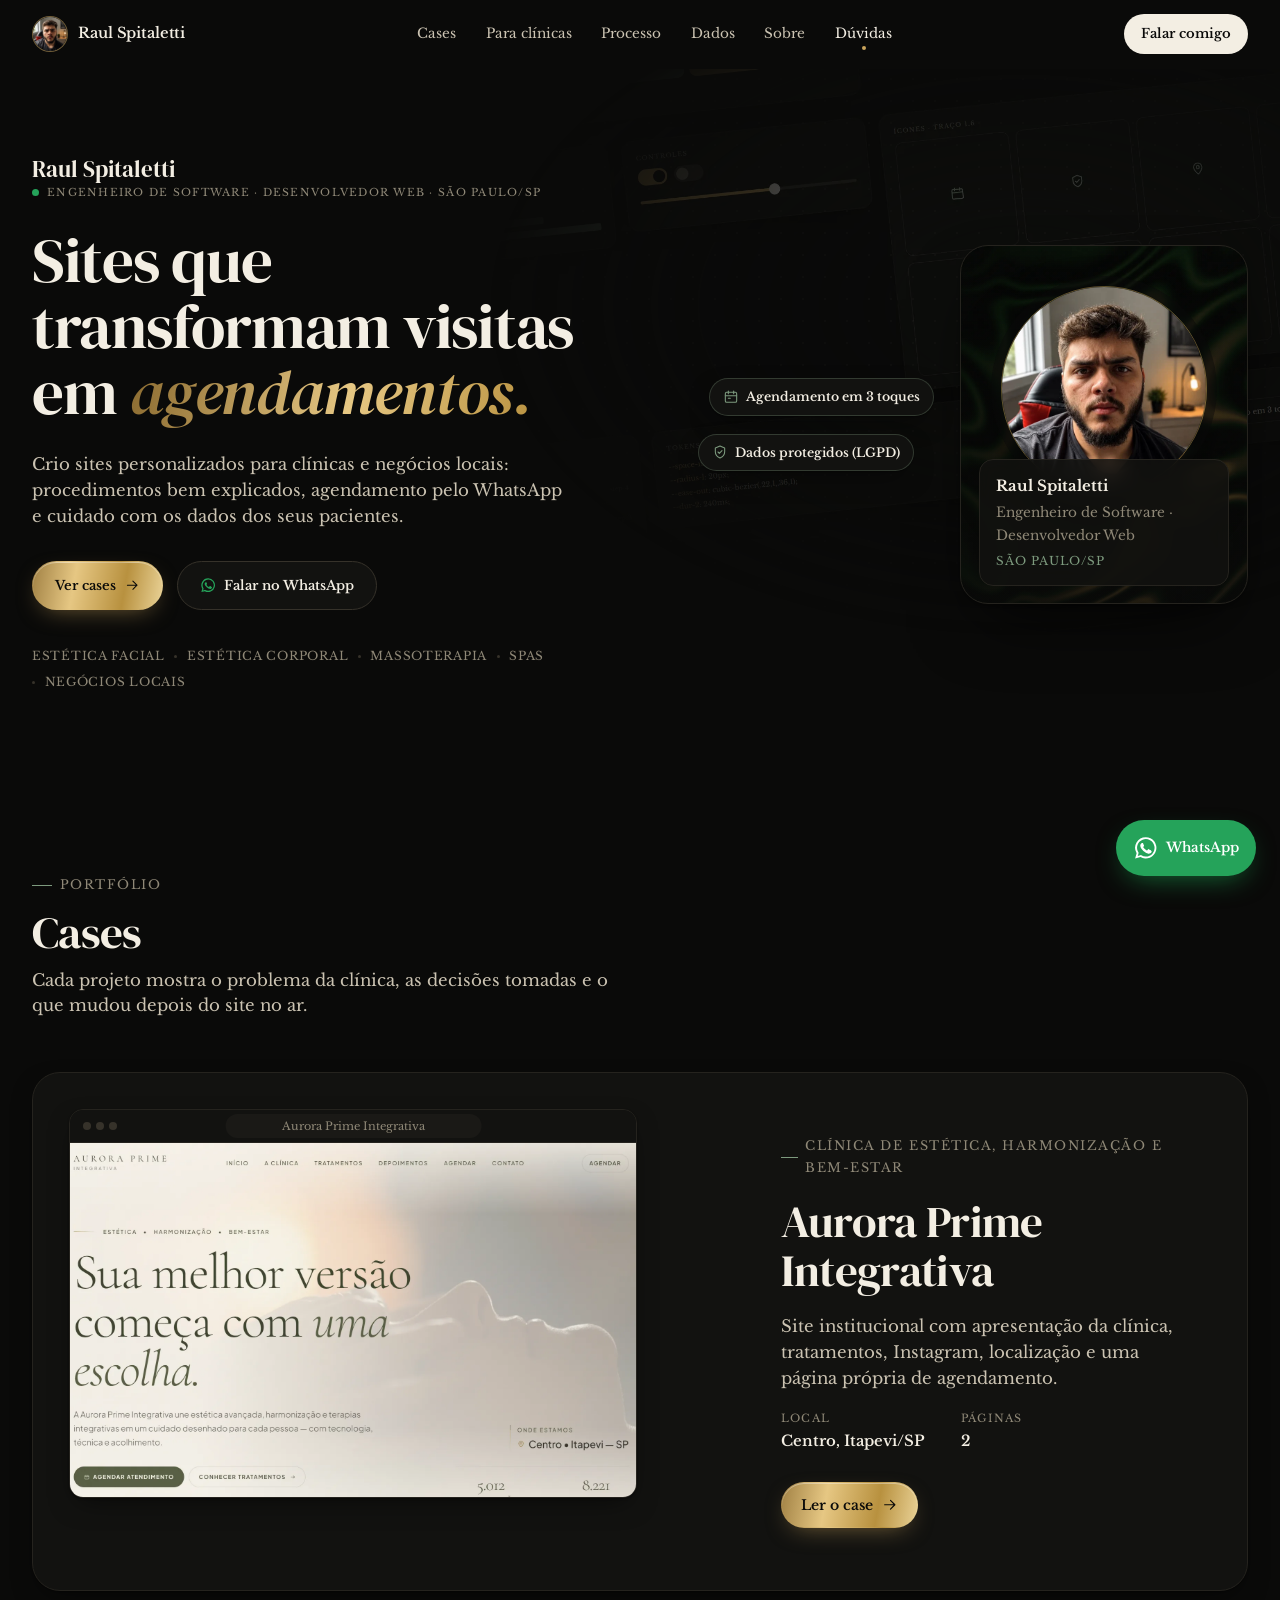
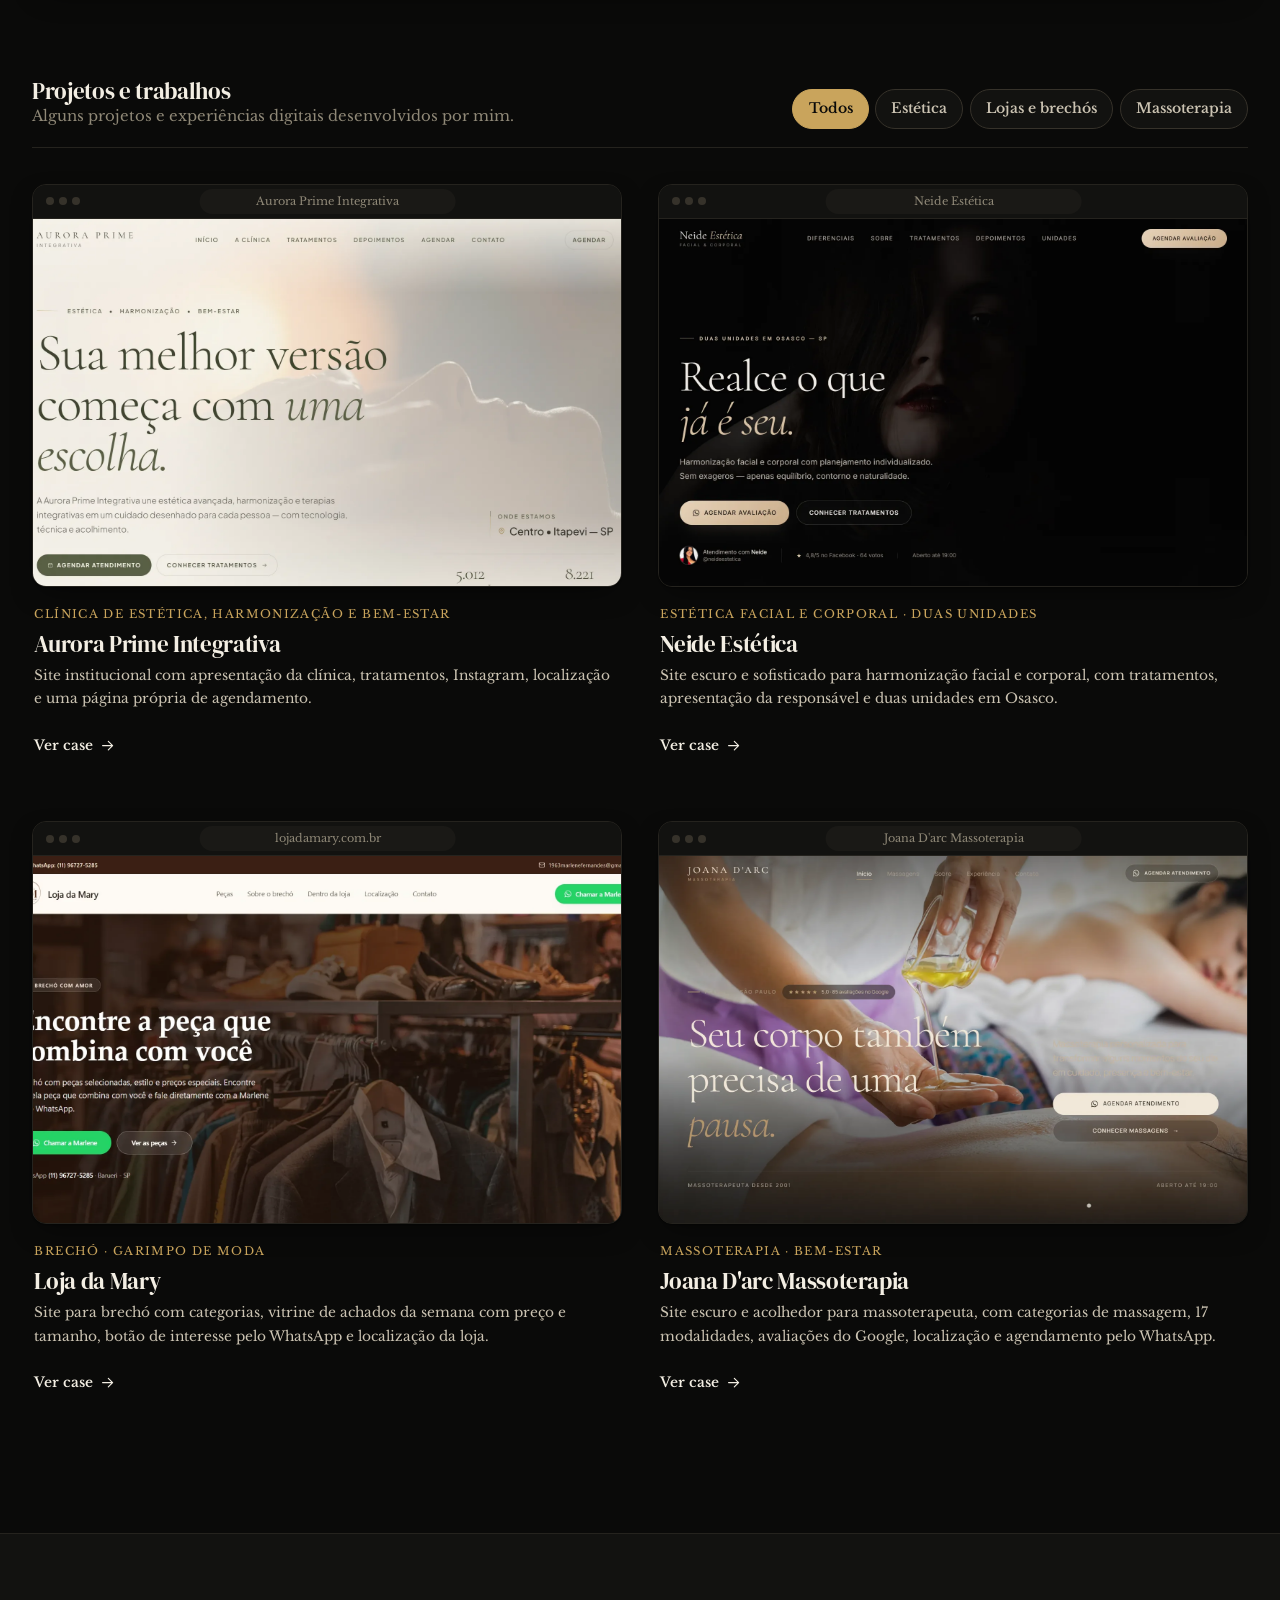
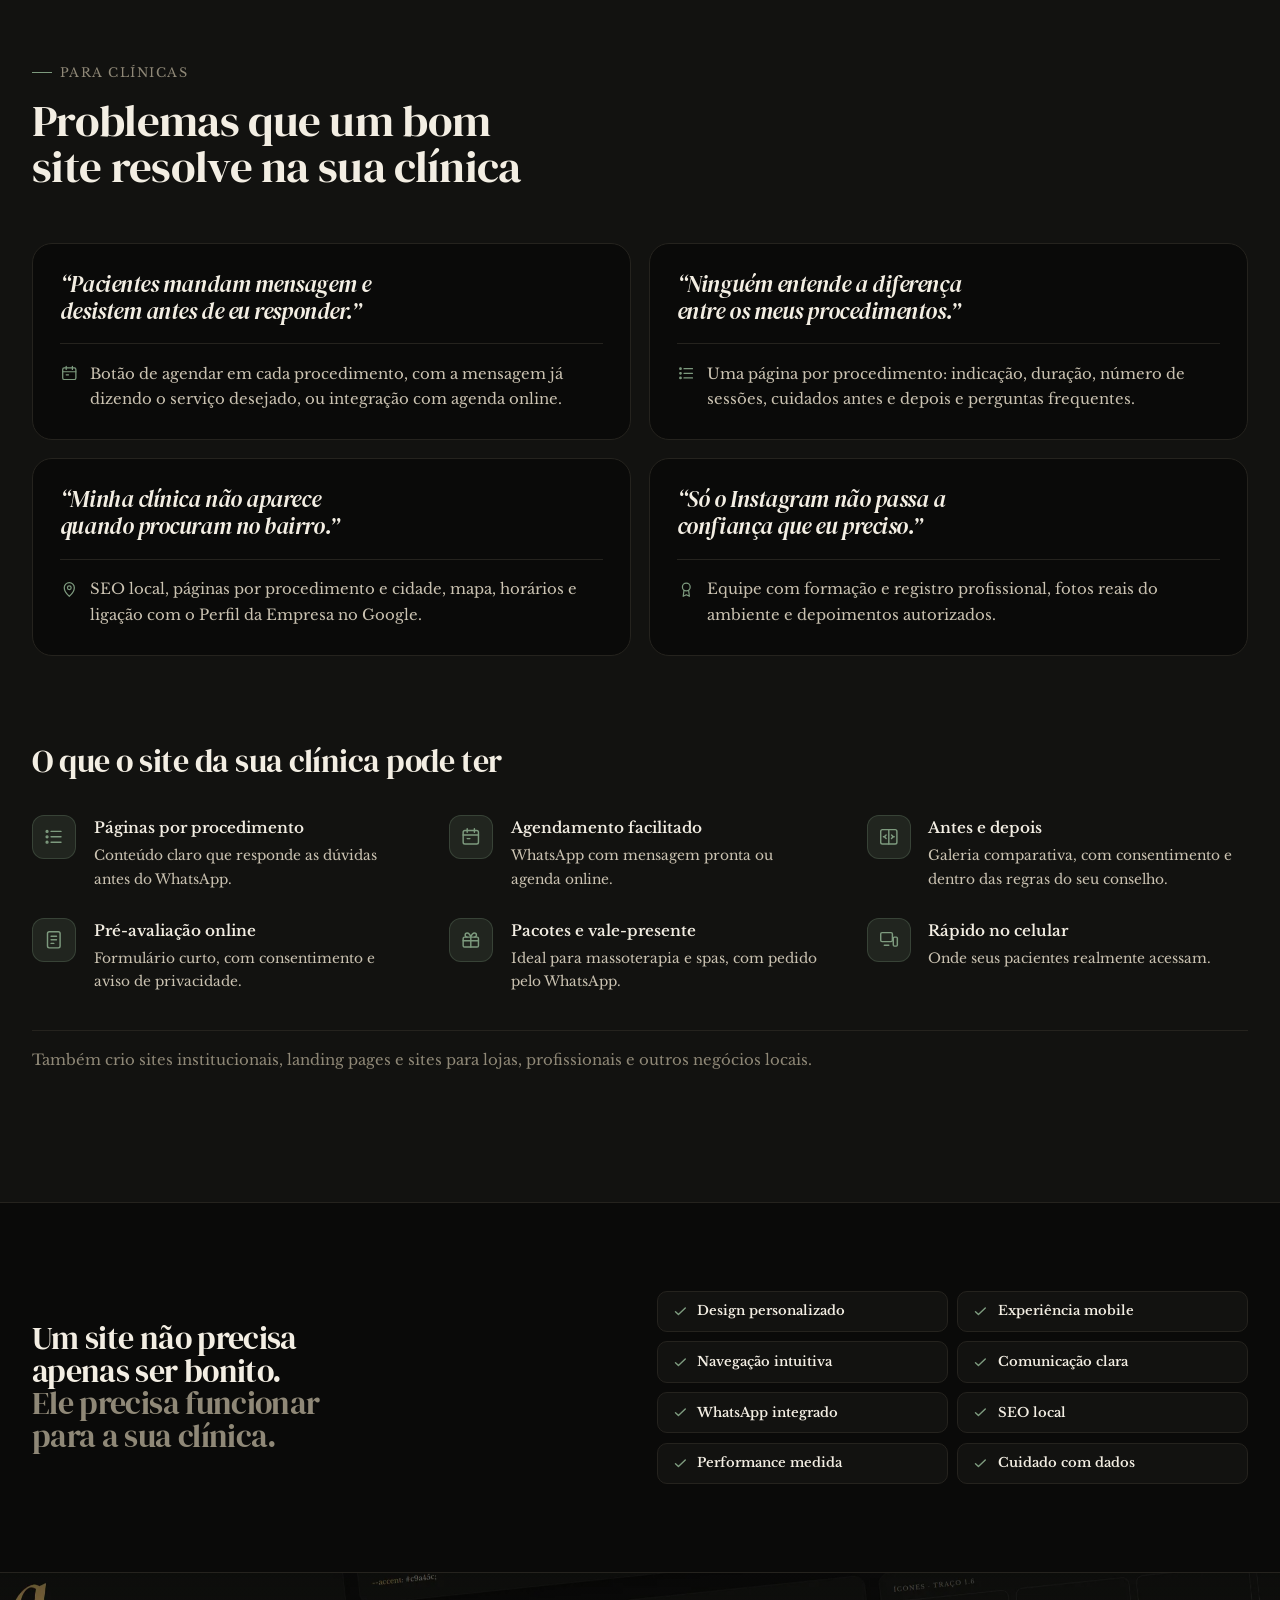
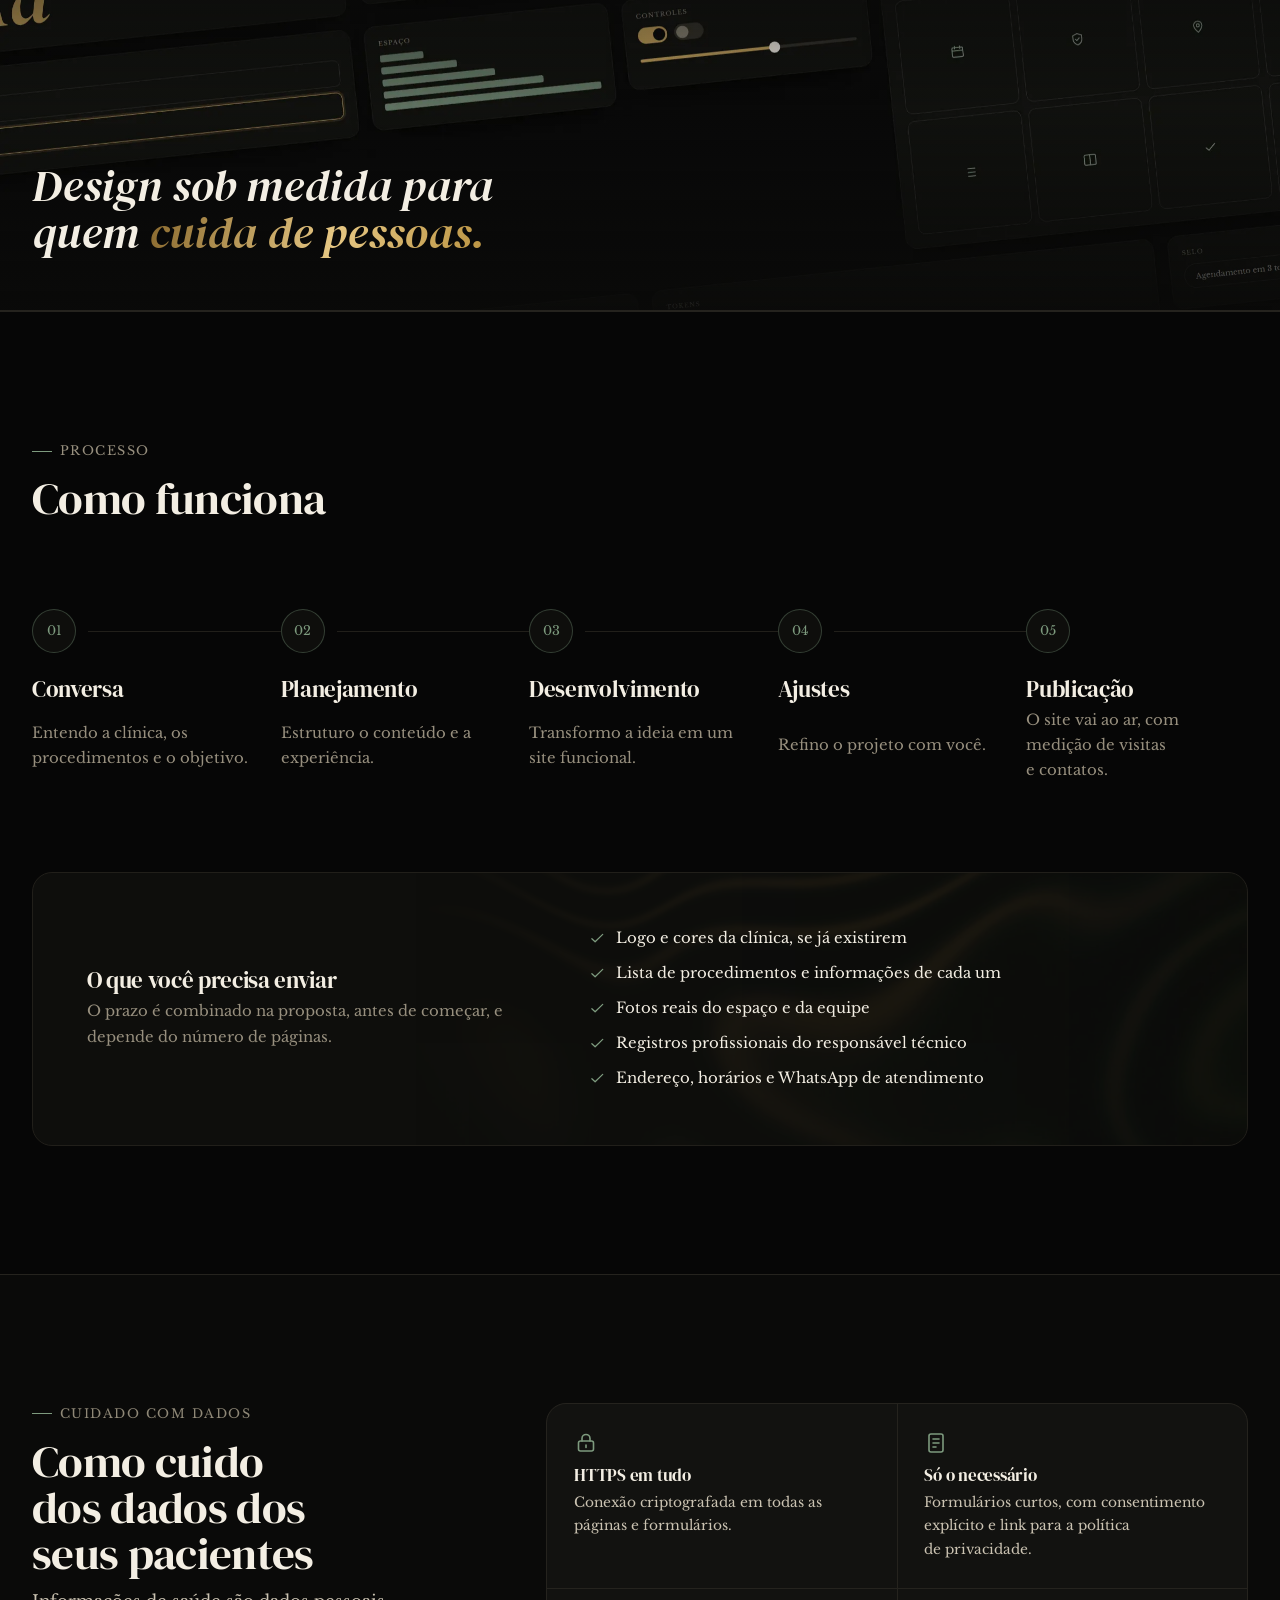
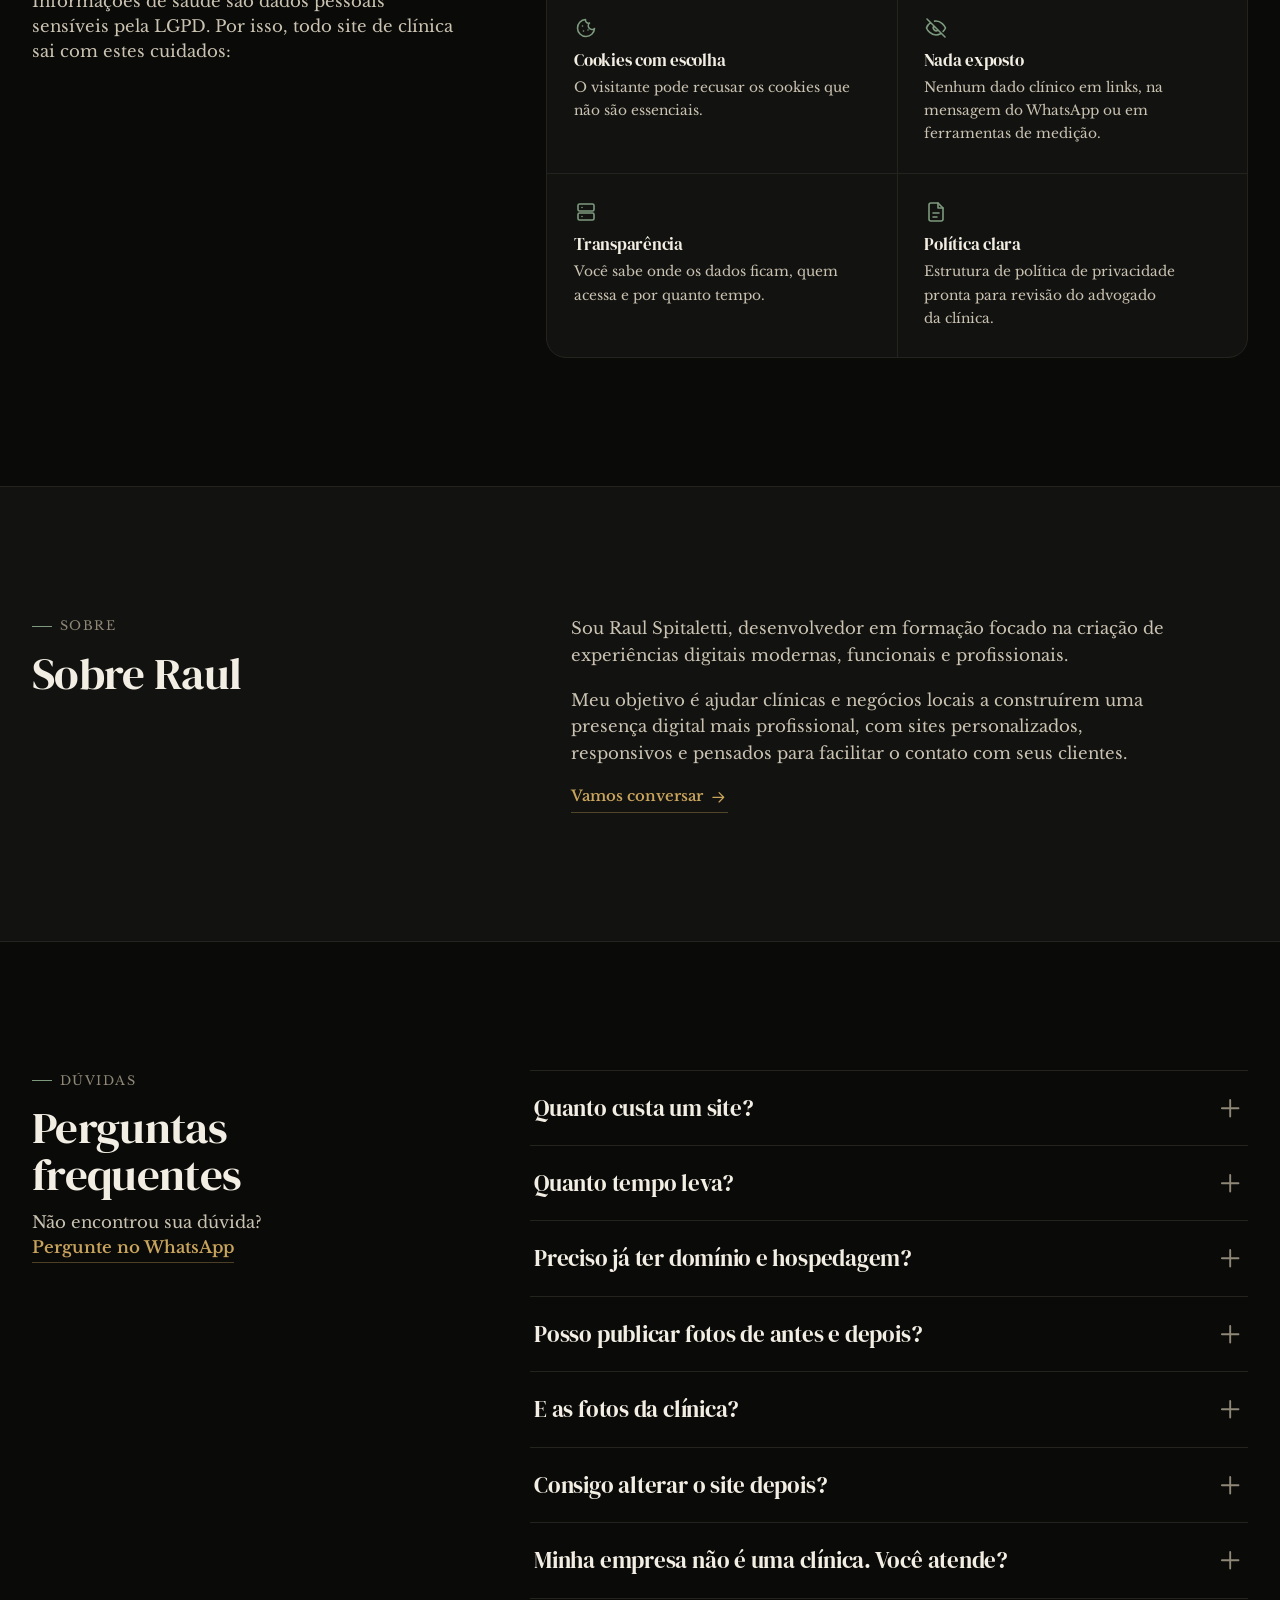
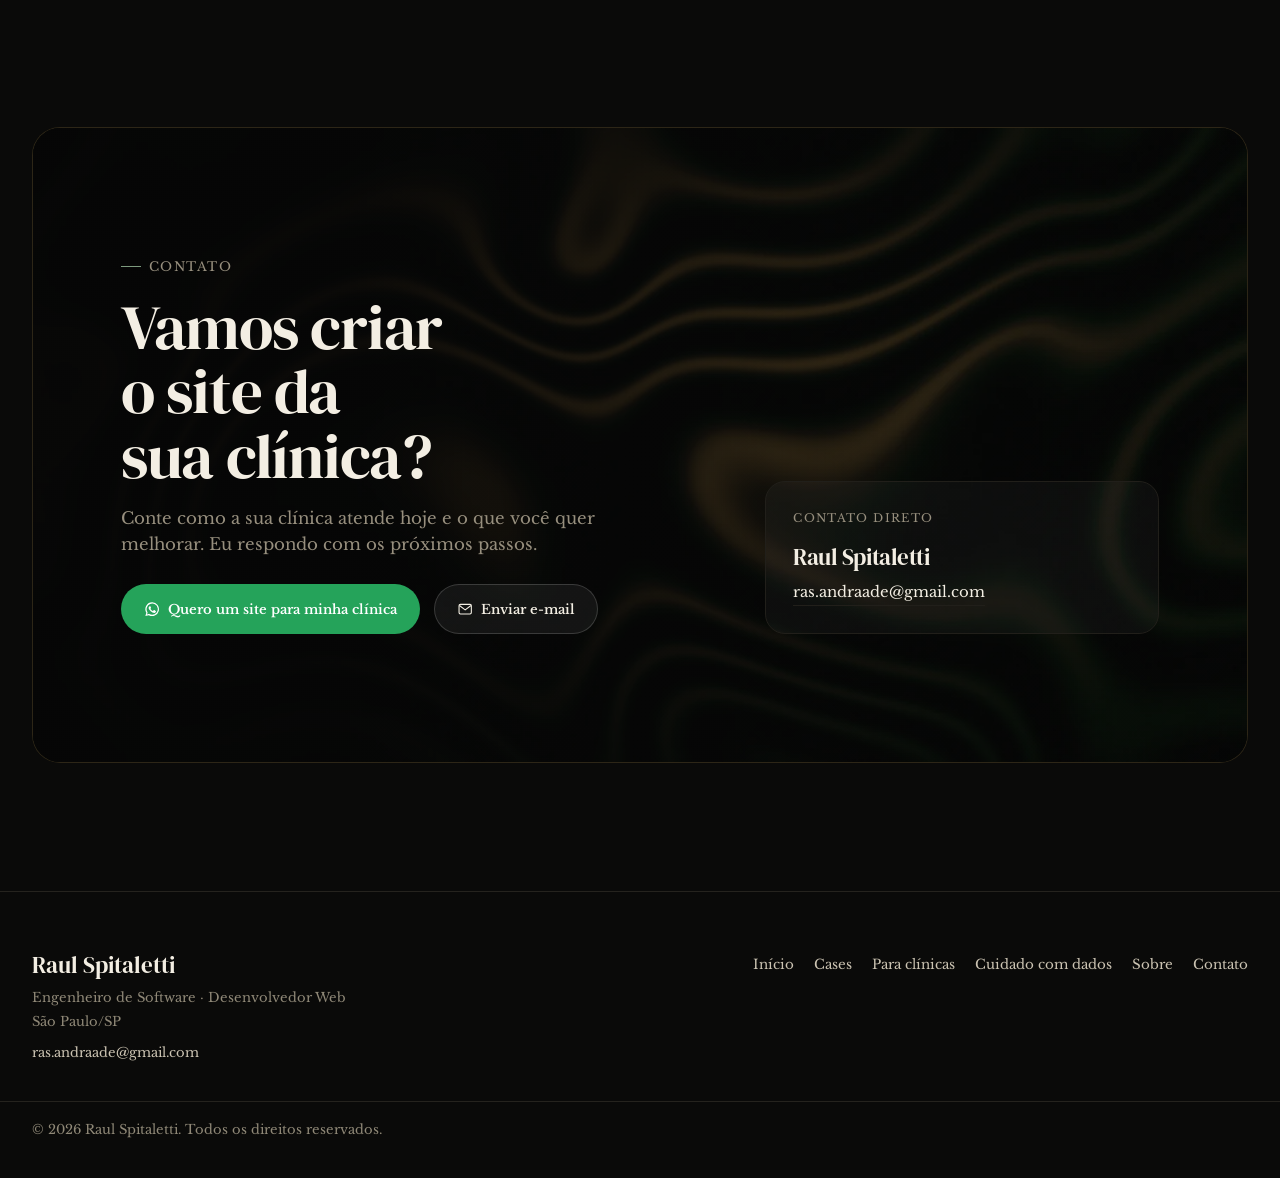
<file: index.html>
<!DOCTYPE html>
<html lang="pt-BR">
<head>
  <meta charset="utf-8">
  <meta name="viewport" content="width=device-width, initial-scale=1, viewport-fit=cover">
  <title>Raul Spitaletti — Sites para Clínicas de Estética e Massoterapia</title>
  <meta name="description" content="Criação de sites profissionais para clínicas de estética, massoterapia e negócios locais: procedimentos bem apresentados, agendamento pelo WhatsApp e cuidado com os dados dos pacientes.">
  <meta name="author" content="Raul Spitaletti">
  <link rel="canonical" href="https://portifoliosites-khaki.vercel.app/">
  <meta name="robots" content="index, follow, max-image-preview:large">
  <meta name="color-scheme" content="dark">
  <meta name="theme-color" content="#0a0a09">
  <meta name="format-detection" content="telephone=no">

  <!-- Ícones e app -->
  <link rel="icon" href="favicon.ico" sizes="48x48">
  <link rel="icon" href="favicon.svg" type="image/svg+xml">
  <link rel="apple-touch-icon" href="assets/img/apple-touch-icon.png">
  <link rel="manifest" href="site.webmanifest">

  <!-- Fontes auto-hospedadas (sem requisições a terceiros) -->
  <link rel="preload" href="assets/fonts/dm-serif-display-latin-400-normal.woff2" as="font" type="font/woff2" crossorigin>
  <link rel="preload" href="assets/fonts/libre-baskerville-latin-400-normal.woff2" as="font" type="font/woff2" crossorigin>
  <link rel="preload" href="assets/img/raul.webp" as="image" type="image/webp">
  <link rel="stylesheet" href="assets/css/styles.css">

  <!-- Preview de links (WhatsApp, Instagram, LinkedIn, Facebook, X)
       Domínio atual: portifoliosites-khaki.vercel.app -->
  <meta property="og:type" content="website">
  <meta property="og:site_name" content="Raul Spitaletti">
  <meta property="og:locale" content="pt_BR">
  <meta property="og:title" content="Raul Spitaletti — Sites para Clínicas de Estética e Massoterapia">
  <meta property="og:description" content="Sites que transformam visitas em agendamentos para clínicas de estética, massoterapia e negócios locais.">
  <meta property="og:url" content="https://portifoliosites-khaki.vercel.app/">
  <meta property="og:image" content="https://portifoliosites-khaki.vercel.app/assets/img/og-image.jpg">
  <meta property="og:image:secure_url" content="https://portifoliosites-khaki.vercel.app/assets/img/og-image.jpg">
  <meta property="og:image:type" content="image/jpeg">
  <meta property="og:image:width" content="1200">
  <meta property="og:image:height" content="630">
  <meta property="og:image:alt" content="Raul Spitaletti — Sites para clínicas que transformam visitas em agendamentos.">
  <meta name="twitter:card" content="summary_large_image">
  <meta name="twitter:title" content="Raul Spitaletti — Sites para Clínicas de Estética e Massoterapia">
  <meta name="twitter:description" content="Sites que transformam visitas em agendamentos para clínicas de estética, massoterapia e negócios locais.">
  <meta name="twitter:image" content="https://portifoliosites-khaki.vercel.app/assets/img/og-image.jpg">
  <meta name="twitter:image:alt" content="Raul Spitaletti — Sites para clínicas que transformam visitas em agendamentos.">

  <script type="application/ld+json">
  {
    "@context": "https://schema.org",
    "@type": "ProfessionalService",
    "name": "Raul Spitaletti — Sites para Clínicas",
    "description": "Criação de sites profissionais para clínicas de estética, massoterapia e negócios locais.",
    "email": "ras.andraade@gmail.com",
    "founder": { "@type": "Person", "name": "Raul Spitaletti", "jobTitle": ["Engenheiro de Software", "Desenvolvedor Web"], "image": "https://portifoliosites-khaki.vercel.app/assets/img/raul.webp" },
    "url": "https://portifoliosites-khaki.vercel.app/",
    "image": "https://portifoliosites-khaki.vercel.app/assets/img/og-image.jpg",
    "logo": "https://portifoliosites-khaki.vercel.app/assets/img/icon-512.png",
    "address": { "@type": "PostalAddress", "addressLocality": "São Paulo", "addressRegion": "SP", "addressCountry": "BR" },
    "areaServed": { "@type": "Country", "name": "Brasil" },
    "availableLanguage": "pt-BR",
    "knowsAbout": ["Criação de sites", "Sites para clínicas de estética", "Sites para massoterapia", "SEO local", "LGPD em formulários"]
  }
  </script>
  <script type="application/ld+json">
  {
    "@context": "https://schema.org",
    "@type": "WebSite",
    "name": "Raul Spitaletti",
    "url": "https://portifoliosites-khaki.vercel.app/",
    "inLanguage": "pt-BR"
  }
  </script>
</head>
<body>
  <!-- Ícones (traço único 1.6, cantos arredondados) -->
  <svg width="0" height="0" style="position:absolute" aria-hidden="true">
    <symbol id="i-calendar" viewBox="0 0 24 24"><rect x="3.5" y="5" width="17" height="15" rx="2"/><path d="M8 3v4M16 3v4M3.5 10h17M8 14h3"/></symbol>
    <symbol id="i-list" viewBox="0 0 24 24"><path d="M9 6h11M9 12h11M9 18h11"/><circle cx="4.5" cy="6" r="1"/><circle cx="4.5" cy="12" r="1"/><circle cx="4.5" cy="18" r="1"/></symbol>
    <symbol id="i-pin" viewBox="0 0 24 24"><path d="M12 21s-6.5-5.6-6.5-11a6.5 6.5 0 0 1 13 0c0 5.4-6.5 11-6.5 11z"/><circle cx="12" cy="10" r="2.4"/></symbol>
    <symbol id="i-badge" viewBox="0 0 24 24"><circle cx="12" cy="9" r="5"/><path d="M9 13.5 8 21l4-2 4 2-1-7.5"/></symbol>
    <symbol id="i-compare" viewBox="0 0 24 24"><rect x="3" y="4" width="18" height="16" rx="2"/><path d="M12 4v16M8 12h-2M18 12h-2M9 10l-2 2 2 2M15 10l2 2-2 2"/></symbol>
    <symbol id="i-form" viewBox="0 0 24 24"><rect x="5" y="3" width="14" height="18" rx="2"/><path d="M9 8h6M9 12h6M9 16h3"/></symbol>
    <symbol id="i-gift" viewBox="0 0 24 24"><rect x="3.5" y="9" width="17" height="11" rx="1.5"/><path d="M3.5 13h17M12 9v11M12 9s-1.5-4.5-4-4.5a2 2 0 0 0 0 4.5M12 9s1.5-4.5 4-4.5a2 2 0 0 1 0 4.5"/></symbol>
    <symbol id="i-devices" viewBox="0 0 24 24"><rect x="3" y="4" width="13" height="10" rx="1.5"/><path d="M7 18h5"/><rect x="17" y="9" width="4.5" height="10" rx="1.2"/></symbol>
    <symbol id="i-lock" viewBox="0 0 24 24"><rect x="4.5" y="10" width="15" height="10" rx="2"/><path d="M8 10V7.5a4 4 0 0 1 8 0V10M12 14v2.5"/></symbol>
    <symbol id="i-shield" viewBox="0 0 24 24"><path d="M12 3 5 6v5.5c0 4.3 3 7.8 7 9.5 4-1.7 7-5.2 7-9.5V6z"/><path d="m9 12 2 2 4-4"/></symbol>
    <symbol id="i-cookie" viewBox="0 0 24 24"><path d="M20.5 12.5A8.5 8.5 0 1 1 11.5 3.5a3 3 0 0 0 4 3.5 3 3 0 0 0 5 5.5z"/><path d="M8.5 10h.01M9.5 15h.01M14 14h.01"/></symbol>
    <symbol id="i-eye-off" viewBox="0 0 24 24"><path d="M3 3l18 18M10.6 5.1A9.7 9.7 0 0 1 12 5c5 0 8.5 4.5 9.5 7a13 13 0 0 1-2.4 3.4M6.6 6.6C4.5 8 3.1 10.1 2.5 12c1 2.5 4.5 7 9.5 7 1.7 0 3.2-.5 4.5-1.2M9.9 9.9a3 3 0 0 0 4.2 4.2"/></symbol>
    <symbol id="i-server" viewBox="0 0 24 24"><rect x="4" y="4" width="16" height="7" rx="1.5"/><rect x="4" y="13" width="16" height="7" rx="1.5"/><path d="M8 7.5h.01M8 16.5h.01"/></symbol>
    <symbol id="i-doc" viewBox="0 0 24 24"><path d="M14 3H7a2 2 0 0 0-2 2v14a2 2 0 0 0 2 2h10a2 2 0 0 0 2-2V8z"/><path d="M14 3v5h5M9 13h6M9 17h4"/></symbol>
    <symbol id="i-check" viewBox="0 0 24 24"><path d="M5 12.5l4.2 4L19 7"/></symbol>
    <symbol id="i-arrow" viewBox="0 0 24 24"><path d="M5 12h14M13 6l6 6-6 6"/></symbol>
    <symbol id="i-plus" viewBox="0 0 24 24"><path d="M12 5v14M5 12h14"/></symbol>
    <symbol id="i-mail" viewBox="0 0 24 24"><rect x="3" y="5" width="18" height="14" rx="2"/><path d="M4 7l8 6 8-6"/></symbol>
    <symbol id="i-wa" viewBox="0 0 24 24"><path fill="currentColor" stroke="none" d="M12 2a10 10 0 0 0-8.6 15.1L2 22l5-1.3A10 10 0 1 0 12 2zm0 18.2a8.2 8.2 0 0 1-4.2-1.2l-.3-.2-3 .8.8-2.9-.2-.3A8.2 8.2 0 1 1 12 20.2zm4.5-6.1c-.2-.1-1.5-.7-1.7-.8-.2-.1-.4-.1-.6.1l-.8 1c-.1.2-.3.2-.5.1a6.7 6.7 0 0 1-3.3-2.9c-.3-.4.2-.4.7-1.4.1-.2 0-.3 0-.4l-.8-1.8c-.2-.5-.4-.4-.6-.4h-.5a1 1 0 0 0-.7.3 3 3 0 0 0-.9 2.2 5.2 5.2 0 0 0 1.1 2.7 11.8 11.8 0 0 0 4.5 4c1.7.7 2.3.8 3.2.6.5-.1 1.5-.6 1.7-1.2.2-.6.2-1.1.2-1.2-.1-.1-.3-.2-.5-.3z"/></symbol>
  </svg>

  <a class="skip-link" href="#conteudo">Pular para o conteúdo</a>

  <!-- ============ HEADER ============ -->
  <header class="site-header">
    <div class="container header__inner">
      <a class="brand" href="#inicio" aria-label="Raul Spitaletti — início">
        <span class="brand__mark brand__mark--photo" aria-hidden="true"><img src="assets/img/raul-sm.webp" alt="" width="36" height="36"></span>
        <span class="brand__name">Raul Spitaletti</span>
      </a>

      <nav class="nav" aria-label="Principal">
        <ul>
          <li><a href="#cases">Cases</a></li>
          <li><a href="#para-clinicas">Para clínicas</a></li>
          <li><a href="#processo">Processo</a></li>
          <li><a href="#dados">Dados</a></li>
          <li><a href="#sobre">Sobre</a></li>
          <li><a href="#faq">Dúvidas</a></li>
        </ul>
      </nav>

      <a class="btn btn--dark btn--sm header__cta" href="#contato">Falar comigo</a>

      <button class="nav-toggle" type="button" aria-expanded="false" aria-controls="mobile-menu" aria-label="Abrir menu">
        <span></span><span></span>
      </button>
    </div>

    <div class="mobile-menu" id="mobile-menu" hidden>
      <nav aria-label="Menu mobile">
        <ul>
          <li><a href="#inicio">Início</a></li>
          <li><a href="#cases">Cases</a></li>
          <li><a href="#para-clinicas">Para clínicas</a></li>
          <li><a href="#processo">Processo</a></li>
          <li><a href="#dados">Cuidado com dados</a></li>
          <li><a href="#sobre">Sobre</a></li>
          <li><a href="#faq">Dúvidas</a></li>
          <li><a href="#contato">Contato</a></li>
        </ul>
      </nav>
      <div class="mobile-menu__foot">
        <a class="btn btn--wa btn--block" data-whatsapp href="#contato"><svg class="i i--fill"><use href="#i-wa"/></svg>Falar no WhatsApp</a>
        <a class="mobile-menu__mail" data-email href="mailto:ras.andraade@gmail.com">ras.andraade@gmail.com</a>
      </div>
    </div>
  </header>

  <main id="conteudo">
    <!-- ============ HERO ============ -->
    <section class="hero" id="inicio" aria-labelledby="hero-title">
      <div class="hero__bg" aria-hidden="true"></div>
      <div class="container hero__grid">
        <div class="hero__copy">
          <div class="hero__me">
            <div class="hero__me-text">
              <strong>Raul Spitaletti</strong>
              <span><span class="status__dot" aria-hidden="true"></span>Engenheiro de Software · Desenvolvedor Web · São Paulo/SP</span>
            </div>
          </div>
          <h1 id="hero-title" class="hero__title">Sites que transformam visitas em <em>agendamentos.</em></h1>
          <p class="hero__lead">Crio sites personalizados para clínicas e negócios locais: procedimentos bem explicados, agendamento pelo WhatsApp e cuidado com os dados dos seus pacientes.</p>
          <div class="hero__actions">
            <a class="btn btn--primary btn--lg" href="#cases">Ver cases <svg class="i"><use href="#i-arrow"/></svg></a>
            <a class="btn btn--outline btn--lg" data-whatsapp href="#contato"><svg class="i i--fill i--wa"><use href="#i-wa"/></svg>Falar no WhatsApp</a>
          </div>
          <ul class="hero__for" aria-label="Para quem">
            <li>Estética facial</li><li>Estética corporal</li><li>Massoterapia</li><li>Spas</li><li>Negócios locais</li>
          </ul>
        </div>

        <!-- Retrato (mesma foto e tamanho do antigo cartão do "Sobre") -->
        <div class="hero__portrait">
          <div class="hero__chips" aria-hidden="true">
            <div class="hero__chip"><svg class="i"><use href="#i-calendar"/></svg>Agendamento em 3 toques</div>
            <div class="hero__chip"><svg class="i"><use href="#i-shield"/></svg>Dados protegidos (LGPD)</div>
          </div>
          <div class="about__card portrait">
            <div class="about__photo"><img src="assets/img/raul.webp" alt="Foto de Raul Spitaletti" width="280" height="280" fetchpriority="high"></div>
            <div class="about__id">
              <strong>Raul Spitaletti</strong>
              <span>Engenheiro de Software · Desenvolvedor Web</span>
              <span class="about__loc">São Paulo/SP</span>
            </div>
          </div>
        </div>
      </div>
    </section>

    <!-- ============ CASES ============ -->
    <section class="section" id="cases" aria-labelledby="cases-title">
      <div class="container">
        <header class="section__head" data-reveal>
          <p class="eyebrow">Portfólio</p>
          <h2 id="cases-title" class="section__title">Cases</h2>
          <p class="section__lead">Cada projeto mostra o problema da clínica, as decisões tomadas e o que mudou depois do site no ar.</p>
        </header>

        <!-- Case em destaque — dados em assets/js/config.js (projeto com featured: true) -->
        <article class="case" id="featured" data-reveal aria-label="Case em destaque"></article>

        <div class="subhead" data-reveal>
          <div>
            <h3 class="subhead__title">Projetos e trabalhos</h3>
            <p class="subhead__lead">Alguns projetos e experiências digitais desenvolvidos por mim.</p>
          </div>
          <div class="chips" id="project-filters" role="group" aria-label="Filtrar projetos" hidden></div>
        </div>

        <div class="projects" id="projects-grid"></div>
        <p class="projects__empty" id="projects-empty" hidden>Nenhum projeto nesta categoria ainda.</p>
        <noscript><p class="noscript">Ative o JavaScript para ver os projetos.</p></noscript>
      </div>
    </section>

    <!-- ============ PARA CLÍNICAS: problemas que resolvo ============ -->
    <section class="section section--tint" id="para-clinicas" aria-labelledby="pc-title">
      <div class="container">
        <header class="section__head" data-reveal>
          <p class="eyebrow">Para clínicas</p>
          <h2 id="pc-title" class="section__title">Problemas que um bom site resolve na sua clínica</h2>
        </header>
        <ol class="pains">
          <li class="pain" data-reveal>
            <p class="pain__problem">“Pacientes mandam mensagem e desistem antes de eu responder.”</p>
            <p class="pain__fix"><svg class="i"><use href="#i-calendar"/></svg><span>Botão de agendar em cada procedimento, com a mensagem já dizendo o serviço desejado, ou integração com agenda online.</span></p>
          </li>
          <li class="pain" data-reveal>
            <p class="pain__problem">“Ninguém entende a diferença entre os meus procedimentos.”</p>
            <p class="pain__fix"><svg class="i"><use href="#i-list"/></svg><span>Uma página por procedimento: indicação, duração, número de sessões, cuidados antes e depois e perguntas frequentes.</span></p>
          </li>
          <li class="pain" data-reveal>
            <p class="pain__problem">“Minha clínica não aparece quando procuram no bairro.”</p>
            <p class="pain__fix"><svg class="i"><use href="#i-pin"/></svg><span>SEO local, páginas por procedimento e cidade, mapa, horários e ligação com o Perfil da Empresa no Google.</span></p>
          </li>
          <li class="pain" data-reveal>
            <p class="pain__problem">“Só o Instagram não passa a confiança que eu preciso.”</p>
            <p class="pain__fix"><svg class="i"><use href="#i-badge"/></svg><span>Equipe com formação e registro profissional, fotos reais do ambiente e depoimentos autorizados.</span></p>
          </li>
        </ol>

        <div class="features" data-reveal>
          <h3 class="features__title">O que o site da sua clínica pode ter</h3>
          <ul class="features__grid">
            <li><span class="service__icon"><svg class="i"><use href="#i-list"/></svg></span><div><h4>Páginas por procedimento</h4><p>Conteúdo claro que responde as dúvidas antes do WhatsApp.</p></div></li>
            <li><span class="service__icon"><svg class="i"><use href="#i-calendar"/></svg></span><div><h4>Agendamento facilitado</h4><p>WhatsApp com mensagem pronta ou agenda online.</p></div></li>
            <li><span class="service__icon"><svg class="i"><use href="#i-compare"/></svg></span><div><h4>Antes e depois</h4><p>Galeria comparativa, com consentimento e dentro das regras do seu conselho.</p></div></li>
            <li><span class="service__icon"><svg class="i"><use href="#i-form"/></svg></span><div><h4>Pré-avaliação online</h4><p>Formulário curto, com consentimento e aviso de privacidade.</p></div></li>
            <li><span class="service__icon"><svg class="i"><use href="#i-gift"/></svg></span><div><h4>Pacotes e vale-presente</h4><p>Ideal para massoterapia e spas, com pedido pelo WhatsApp.</p></div></li>
            <li><span class="service__icon"><svg class="i"><use href="#i-devices"/></svg></span><div><h4>Rápido no celular</h4><p>Onde seus pacientes realmente acessam.</p></div></li>
          </ul>
          <p class="features__note">Também crio sites institucionais, landing pages e sites para lojas, profissionais e outros negócios locais.</p>
        </div>
      </div>
    </section>

    <!-- ============ DIFERENCIAIS ============ -->
    <section class="section section--tight" aria-labelledby="dif-title">
      <div class="container values" data-reveal>
        <h2 id="dif-title" class="values__title">Um site não precisa apenas ser bonito. <span>Ele precisa funcionar para a sua clínica.</span></h2>
        <ul class="values__list">
          <li><svg class="i"><use href="#i-check"/></svg>Design personalizado</li>
          <li><svg class="i"><use href="#i-check"/></svg>Experiência mobile</li>
          <li><svg class="i"><use href="#i-check"/></svg>Navegação intuitiva</li>
          <li><svg class="i"><use href="#i-check"/></svg>Comunicação clara</li>
          <li><svg class="i"><use href="#i-check"/></svg>WhatsApp integrado</li>
          <li><svg class="i"><use href="#i-check"/></svg>SEO local</li>
          <li><svg class="i"><use href="#i-check"/></svg>Performance medida</li>
          <li><svg class="i"><use href="#i-check"/></svg>Cuidado com dados</li>
        </ul>
      </div>
    </section>

    <!-- ============ FAIXA DE IMAGEM (textura original) ============ -->
    <div class="band" aria-hidden="true">
      <div class="band__img"></div>
      <div class="container"><p class="band__text">Design sob medida para quem <span>cuida de pessoas.</span></p></div>
    </div>

    <!-- ============ DEPOIMENTOS (oculto até existir o primeiro real) ============ -->
    <section class="section section--tight" id="depoimentos" aria-labelledby="dep-title" hidden>
      <div class="container">
        <header class="section__head" data-reveal>
          <p class="eyebrow">Depoimentos</p>
          <h2 id="dep-title" class="section__title">O que dizem os clientes</h2>
        </header>
        <div class="quotes" id="testimonials-list"></div>
      </div>
    </section>

    <!-- ============ PROCESSO ============ -->
    <section class="section section--dark" id="processo" aria-labelledby="processo-title">
      <div class="container">
        <header class="section__head" data-reveal>
          <p class="eyebrow">Processo</p>
          <h2 id="processo-title" class="section__title">Como funciona</h2>
        </header>
        <ol class="steps">
          <li class="step" data-reveal><span class="step__n">01</span><h3>Conversa</h3><p>Entendo a clínica, os procedimentos e o objetivo.</p></li>
          <li class="step" data-reveal><span class="step__n">02</span><h3>Planejamento</h3><p>Estruturo o conteúdo e a experiência.</p></li>
          <li class="step" data-reveal><span class="step__n">03</span><h3>Desenvolvimento</h3><p>Transformo a ideia em um site funcional.</p></li>
          <li class="step" data-reveal><span class="step__n">04</span><h3>Ajustes</h3><p>Refino o projeto com você.</p></li>
          <li class="step" data-reveal><span class="step__n">05</span><h3>Publicação</h3><p>O site vai ao ar, com medição de visitas e contatos.</p></li>
        </ol>

        <div class="prep" data-reveal>
          <div>
            <h3 class="prep__title">O que você precisa enviar</h3>
            <p class="prep__lead">O prazo é combinado na proposta, antes de começar, e depende do número de páginas.</p>
          </div>
          <ul class="prep__list">
            <li><svg class="i"><use href="#i-check"/></svg>Logo e cores da clínica, se já existirem</li>
            <li><svg class="i"><use href="#i-check"/></svg>Lista de procedimentos e informações de cada um</li>
            <li><svg class="i"><use href="#i-check"/></svg>Fotos reais do espaço e da equipe</li>
            <li><svg class="i"><use href="#i-check"/></svg>Registros profissionais do responsável técnico</li>
            <li><svg class="i"><use href="#i-check"/></svg>Endereço, horários e WhatsApp de atendimento</li>
          </ul>
        </div>
      </div>
    </section>

    <!-- ============ DADOS / LGPD ============ -->
    <section class="section" id="dados" aria-labelledby="dados-title">
      <div class="container data">
        <header class="data__head" data-reveal>
          <p class="eyebrow">Cuidado com dados</p>
          <h2 id="dados-title" class="section__title">Como cuido dos dados dos seus pacientes</h2>
          <p class="section__lead">Informações de saúde são dados pessoais sensíveis pela LGPD. Por isso, todo site de clínica sai com estes cuidados:</p>
        </header>
        <ul class="data__grid">
          <li data-reveal><svg class="i"><use href="#i-lock"/></svg><h3>HTTPS em tudo</h3><p>Conexão criptografada em todas as páginas e formulários.</p></li>
          <li data-reveal><svg class="i"><use href="#i-form"/></svg><h3>Só o necessário</h3><p>Formulários curtos, com consentimento explícito e link para a política de privacidade.</p></li>
          <li data-reveal><svg class="i"><use href="#i-cookie"/></svg><h3>Cookies com escolha</h3><p>O visitante pode recusar os cookies que não são essenciais.</p></li>
          <li data-reveal><svg class="i"><use href="#i-eye-off"/></svg><h3>Nada exposto</h3><p>Nenhum dado clínico em links, na mensagem do WhatsApp ou em ferramentas de medição.</p></li>
          <li data-reveal><svg class="i"><use href="#i-server"/></svg><h3>Transparência</h3><p>Você sabe onde os dados ficam, quem acessa e por quanto tempo.</p></li>
          <li data-reveal><svg class="i"><use href="#i-doc"/></svg><h3>Política clara</h3><p>Estrutura de política de privacidade pronta para revisão do advogado da clínica.</p></li>
        </ul>
      </div>
    </section>

    <!-- ============ SOBRE ============ -->
    <section class="section section--tint" id="sobre" aria-labelledby="sobre-title">
      <div class="container about">
        <header class="about__head" data-reveal>
          <p class="eyebrow">Sobre</p>
          <h2 id="sobre-title" class="section__title">Sobre Raul</h2>
        </header>
        <div class="about__text" data-reveal>
          <p>Sou Raul Spitaletti, desenvolvedor em formação focado na criação de experiências digitais modernas, funcionais e profissionais.</p>
          <p>Meu objetivo é ajudar clínicas e negócios locais a construírem uma presença digital mais profissional, com sites personalizados, responsivos e pensados para facilitar o contato com seus clientes.</p>
          <a class="text-link" href="#contato">Vamos conversar <svg class="i"><use href="#i-arrow"/></svg></a>
        </div>
      </div>
    </section>

    <!-- ============ FAQ ============ -->
    <section class="section" id="faq" aria-labelledby="faq-title">
      <div class="container faq">
        <header class="faq__head" data-reveal>
          <p class="eyebrow">Dúvidas</p>
          <h2 id="faq-title" class="section__title">Perguntas frequentes</h2>
          <p class="section__lead">Não encontrou sua dúvida? <a class="text-link" data-whatsapp href="#contato">Pergunte no WhatsApp</a></p>
        </header>
        <div class="faq__list" data-reveal>
          <details>
            <summary>Quanto custa um site?<svg class="i"><use href="#i-plus"/></svg></summary>
            <p id="faq-price">Cada orçamento é feito sob medida, conforme o número de páginas e as integrações necessárias. Envio a proposta por escrito antes de começar, sem compromisso.</p>
          </details>
          <details>
            <summary>Quanto tempo leva?<svg class="i"><use href="#i-plus"/></svg></summary>
            <p>Depende do tamanho do site e da rapidez no envio dos conteúdos. O prazo fica definido na proposta, antes de começar.</p>
          </details>
          <details>
            <summary>Preciso já ter domínio e hospedagem?<svg class="i"><use href="#i-plus"/></svg></summary>
            <p>Não. Oriento a contratação no nome da clínica, para que ela seja sempre a dona do endereço do site.</p>
          </details>
          <details>
            <summary>Posso publicar fotos de antes e depois?<svg class="i"><use href="#i-plus"/></svg></summary>
            <p>Depende das regras do conselho do profissional responsável e do consentimento por escrito do paciente. O site fica preparado para isso, e a decisão é sua, validada com essas regras.</p>
          </details>
          <details>
            <summary>E as fotos da clínica?<svg class="i"><use href="#i-plus"/></svg></summary>
            <p>Fotos reais do ambiente e da equipe fazem muita diferença na confiança. Posso usar as imagens que você já tem e orientar o que fotografar.</p>
          </details>
          <details>
            <summary>Consigo alterar o site depois?<svg class="i"><use href="#i-plus"/></svg></summary>
            <p>Sim. A forma de fazer ajustes depois da entrega é combinada na proposta.</p>
          </details>
          <details>
            <summary>Minha empresa não é uma clínica. Você atende?<svg class="i"><use href="#i-plus"/></svg></summary>
            <p>Sim. Também crio sites institucionais, landing pages e sites para lojas, profissionais e outros negócios locais.</p>
          </details>
        </div>
      </div>
    </section>

    <!-- ============ CONTATO ============ -->
    <section class="section section--cta" id="contato" aria-labelledby="contato-title">
      <div class="container">
        <div class="cta" data-reveal>
          <div class="cta__bg" aria-hidden="true"></div>
          <div class="cta__copy">
            <p class="eyebrow eyebrow--light">Contato</p>
            <h2 id="contato-title" class="cta__title">Vamos criar o site da sua clínica?</h2>
            <p class="cta__lead">Conte como a sua clínica atende hoje e o que você quer melhorar. Eu respondo com os próximos passos.</p>
            <div class="cta__actions">
              <a class="btn btn--wa btn--lg" data-whatsapp href="#contato"><svg class="i i--fill"><use href="#i-wa"/></svg>Quero um site para minha clínica</a>
              <a class="btn btn--glass btn--lg" data-email href="mailto:ras.andraade@gmail.com"><svg class="i"><use href="#i-mail"/></svg>Enviar e-mail</a>
            </div>
          </div>
          <address class="cta__card">
            <span class="cta__label">Contato direto</span>
            <strong>Raul Spitaletti</strong>
            <a data-email href="mailto:ras.andraade@gmail.com">ras.andraade@gmail.com</a>
          </address>
        </div>
      </div>
    </section>
  </main>

  <!-- ============ FOOTER ============ -->
  <footer class="site-footer">
    <div class="container footer__inner">
      <div class="footer__id">
        <strong>Raul Spitaletti</strong>
        <span>Engenheiro de Software · Desenvolvedor Web</span>
        <span>São Paulo/SP</span>
        <a data-email href="mailto:ras.andraade@gmail.com">ras.andraade@gmail.com</a>
      </div>
      <nav aria-label="Rodapé">
        <ul class="footer__links">
          <li><a href="#inicio">Início</a></li>
          <li><a href="#cases">Cases</a></li>
          <li><a href="#para-clinicas">Para clínicas</a></li>
          <li><a href="#dados">Cuidado com dados</a></li>
          <li><a href="#sobre">Sobre</a></li>
          <li><a href="#contato">Contato</a></li>
        </ul>
      </nav>
    </div>
    <div class="container footer__legal">
      <p>© <span id="year">2026</span> Raul Spitaletti. Todos os direitos reservados.</p>
    </div>
  </footer>

  <a class="wa-float" data-whatsapp href="#contato" aria-label="Conversar no WhatsApp">
    <svg class="i i--fill"><use href="#i-wa"/></svg>
    <span class="wa-float__label">WhatsApp</span>
  </a>

  <script src="assets/js/config.js"></script>
  <script src="assets/js/shared.js"></script>
  <script src="assets/js/main.js"></script>
</body>
</html>
</file>
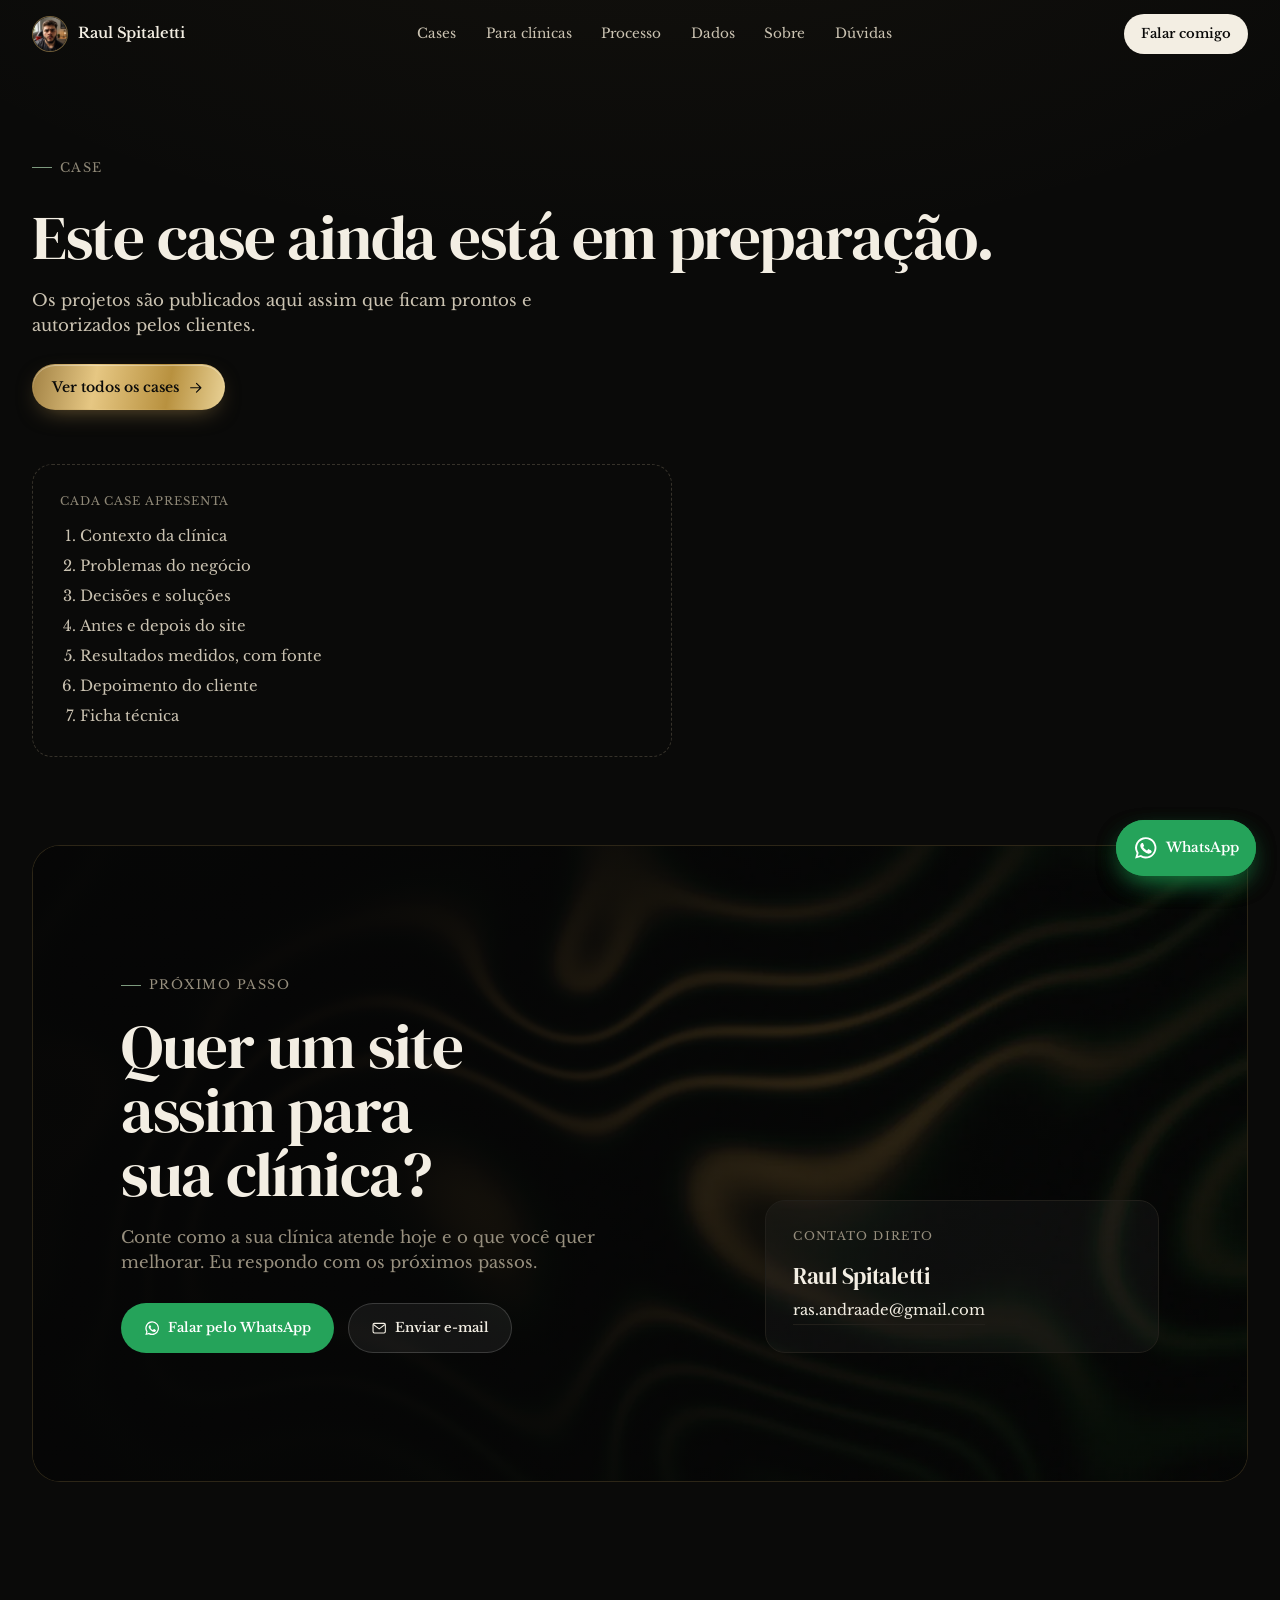
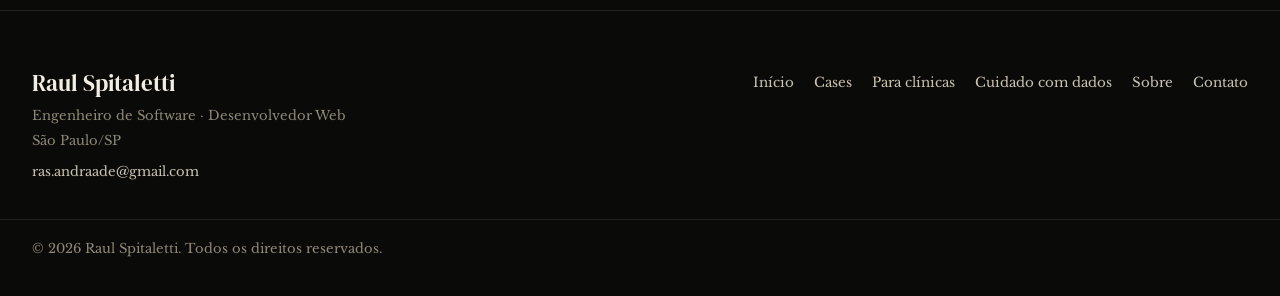
<file: case.html>
<!DOCTYPE html>
<html lang="pt-BR">
<head>
  <meta charset="utf-8">
  <meta name="viewport" content="width=device-width, initial-scale=1, viewport-fit=cover">
  <title>Case — Raul Spitaletti</title>
  <meta name="description" content="Case de site desenvolvido por Raul Spitaletti para clínicas e negócios locais.">
  <meta name="author" content="Raul Spitaletti">
  <meta name="robots" content="index, follow, max-image-preview:large">
  <meta name="color-scheme" content="dark">
  <meta name="theme-color" content="#0a0a09">
  <meta name="format-detection" content="telephone=no">

  <!-- Ícones e app -->
  <link rel="icon" href="favicon.ico" sizes="48x48">
  <link rel="icon" href="favicon.svg" type="image/svg+xml">
  <link rel="apple-touch-icon" href="assets/img/apple-touch-icon.png">
  <link rel="manifest" href="site.webmanifest">

  <!-- Fontes auto-hospedadas (sem requisições a terceiros) -->
  <link rel="preload" href="assets/fonts/dm-serif-display-latin-400-normal.woff2" as="font" type="font/woff2" crossorigin>
  <link rel="preload" href="assets/fonts/libre-baskerville-latin-400-normal.woff2" as="font" type="font/woff2" crossorigin>
  <link rel="stylesheet" href="assets/css/styles.css">

  <!-- Preview de links (WhatsApp, Instagram, LinkedIn, Facebook, X)
       Domínio atual: portifoliosites-khaki.vercel.app -->
  <meta property="og:type" content="article">
  <meta property="og:site_name" content="Raul Spitaletti">
  <meta property="og:locale" content="pt_BR">
  <meta property="og:title" content="Case — Raul Spitaletti">
  <meta property="og:description" content="Case de site desenvolvido por Raul Spitaletti para clínicas e negócios locais.">
  <meta property="og:url" content="https://portifoliosites-khaki.vercel.app/case.html">
  <meta property="og:image" content="https://portifoliosites-khaki.vercel.app/assets/img/og-image.jpg">
  <meta property="og:image:secure_url" content="https://portifoliosites-khaki.vercel.app/assets/img/og-image.jpg">
  <meta property="og:image:type" content="image/jpeg">
  <meta property="og:image:width" content="1200">
  <meta property="og:image:height" content="630">
  <meta property="og:image:alt" content="Raul Spitaletti — Sites para clínicas que transformam visitas em agendamentos.">
  <meta name="twitter:card" content="summary_large_image">
  <meta name="twitter:title" content="Case — Raul Spitaletti">
  <meta name="twitter:description" content="Case de site desenvolvido por Raul Spitaletti para clínicas e negócios locais.">
  <meta name="twitter:image" content="https://portifoliosites-khaki.vercel.app/assets/img/og-image.jpg">
  <meta name="twitter:image:alt" content="Raul Spitaletti — Sites para clínicas que transformam visitas em agendamentos.">
</head>
<body class="page-case">
  <!-- Ícones (traço único 1.6, cantos arredondados) -->
  <svg width="0" height="0" style="position:absolute" aria-hidden="true">
    <symbol id="i-calendar" viewBox="0 0 24 24"><rect x="3.5" y="5" width="17" height="15" rx="2"/><path d="M8 3v4M16 3v4M3.5 10h17M8 14h3"/></symbol>
    <symbol id="i-list" viewBox="0 0 24 24"><path d="M9 6h11M9 12h11M9 18h11"/><circle cx="4.5" cy="6" r="1"/><circle cx="4.5" cy="12" r="1"/><circle cx="4.5" cy="18" r="1"/></symbol>
    <symbol id="i-pin" viewBox="0 0 24 24"><path d="M12 21s-6.5-5.6-6.5-11a6.5 6.5 0 0 1 13 0c0 5.4-6.5 11-6.5 11z"/><circle cx="12" cy="10" r="2.4"/></symbol>
    <symbol id="i-badge" viewBox="0 0 24 24"><circle cx="12" cy="9" r="5"/><path d="M9 13.5 8 21l4-2 4 2-1-7.5"/></symbol>
    <symbol id="i-compare" viewBox="0 0 24 24"><rect x="3" y="4" width="18" height="16" rx="2"/><path d="M12 4v16M8 12h-2M18 12h-2M9 10l-2 2 2 2M15 10l2 2-2 2"/></symbol>
    <symbol id="i-form" viewBox="0 0 24 24"><rect x="5" y="3" width="14" height="18" rx="2"/><path d="M9 8h6M9 12h6M9 16h3"/></symbol>
    <symbol id="i-gift" viewBox="0 0 24 24"><rect x="3.5" y="9" width="17" height="11" rx="1.5"/><path d="M3.5 13h17M12 9v11M12 9s-1.5-4.5-4-4.5a2 2 0 0 0 0 4.5M12 9s1.5-4.5 4-4.5a2 2 0 0 1 0 4.5"/></symbol>
    <symbol id="i-devices" viewBox="0 0 24 24"><rect x="3" y="4" width="13" height="10" rx="1.5"/><path d="M7 18h5"/><rect x="17" y="9" width="4.5" height="10" rx="1.2"/></symbol>
    <symbol id="i-lock" viewBox="0 0 24 24"><rect x="4.5" y="10" width="15" height="10" rx="2"/><path d="M8 10V7.5a4 4 0 0 1 8 0V10M12 14v2.5"/></symbol>
    <symbol id="i-shield" viewBox="0 0 24 24"><path d="M12 3 5 6v5.5c0 4.3 3 7.8 7 9.5 4-1.7 7-5.2 7-9.5V6z"/><path d="m9 12 2 2 4-4"/></symbol>
    <symbol id="i-cookie" viewBox="0 0 24 24"><path d="M20.5 12.5A8.5 8.5 0 1 1 11.5 3.5a3 3 0 0 0 4 3.5 3 3 0 0 0 5 5.5z"/><path d="M8.5 10h.01M9.5 15h.01M14 14h.01"/></symbol>
    <symbol id="i-eye-off" viewBox="0 0 24 24"><path d="M3 3l18 18M10.6 5.1A9.7 9.7 0 0 1 12 5c5 0 8.5 4.5 9.5 7a13 13 0 0 1-2.4 3.4M6.6 6.6C4.5 8 3.1 10.1 2.5 12c1 2.5 4.5 7 9.5 7 1.7 0 3.2-.5 4.5-1.2M9.9 9.9a3 3 0 0 0 4.2 4.2"/></symbol>
    <symbol id="i-server" viewBox="0 0 24 24"><rect x="4" y="4" width="16" height="7" rx="1.5"/><rect x="4" y="13" width="16" height="7" rx="1.5"/><path d="M8 7.5h.01M8 16.5h.01"/></symbol>
    <symbol id="i-doc" viewBox="0 0 24 24"><path d="M14 3H7a2 2 0 0 0-2 2v14a2 2 0 0 0 2 2h10a2 2 0 0 0 2-2V8z"/><path d="M14 3v5h5M9 13h6M9 17h4"/></symbol>
    <symbol id="i-check" viewBox="0 0 24 24"><path d="M5 12.5l4.2 4L19 7"/></symbol>
    <symbol id="i-arrow" viewBox="0 0 24 24"><path d="M5 12h14M13 6l6 6-6 6"/></symbol>
    <symbol id="i-plus" viewBox="0 0 24 24"><path d="M12 5v14M5 12h14"/></symbol>
    <symbol id="i-mail" viewBox="0 0 24 24"><rect x="3" y="5" width="18" height="14" rx="2"/><path d="M4 7l8 6 8-6"/></symbol>
    <symbol id="i-wa" viewBox="0 0 24 24"><path fill="currentColor" stroke="none" d="M12 2a10 10 0 0 0-8.6 15.1L2 22l5-1.3A10 10 0 1 0 12 2zm0 18.2a8.2 8.2 0 0 1-4.2-1.2l-.3-.2-3 .8.8-2.9-.2-.3A8.2 8.2 0 1 1 12 20.2zm4.5-6.1c-.2-.1-1.5-.7-1.7-.8-.2-.1-.4-.1-.6.1l-.8 1c-.1.2-.3.2-.5.1a6.7 6.7 0 0 1-3.3-2.9c-.3-.4.2-.4.7-1.4.1-.2 0-.3 0-.4l-.8-1.8c-.2-.5-.4-.4-.6-.4h-.5a1 1 0 0 0-.7.3 3 3 0 0 0-.9 2.2 5.2 5.2 0 0 0 1.1 2.7 11.8 11.8 0 0 0 4.5 4c1.7.7 2.3.8 3.2.6.5-.1 1.5-.6 1.7-1.2.2-.6.2-1.1.2-1.2-.1-.1-.3-.2-.5-.3z"/></symbol>
  </svg>

  <a class="skip-link" href="#conteudo">Pular para o conteúdo</a>

  <!-- ============ HEADER ============ -->
  <header class="site-header">
    <div class="container header__inner">
      <a class="brand" href="index.html" aria-label="Raul Spitaletti — início">
        <span class="brand__mark brand__mark--photo" aria-hidden="true"><img src="assets/img/raul-sm.webp" alt="" width="36" height="36"></span>
        <span class="brand__name">Raul Spitaletti</span>
      </a>

      <nav class="nav" aria-label="Principal">
        <ul>
          <li><a href="index.html#cases">Cases</a></li>
          <li><a href="index.html#para-clinicas">Para clínicas</a></li>
          <li><a href="index.html#processo">Processo</a></li>
          <li><a href="index.html#dados">Dados</a></li>
          <li><a href="index.html#sobre">Sobre</a></li>
          <li><a href="index.html#faq">Dúvidas</a></li>
        </ul>
      </nav>

      <a class="btn btn--dark btn--sm header__cta" href="index.html#contato">Falar comigo</a>

      <button class="nav-toggle" type="button" aria-expanded="false" aria-controls="mobile-menu" aria-label="Abrir menu">
        <span></span><span></span>
      </button>
    </div>

    <div class="mobile-menu" id="mobile-menu" hidden>
      <nav aria-label="Menu mobile">
        <ul>
          <li><a href="index.html">Início</a></li>
          <li><a href="index.html#cases">Cases</a></li>
          <li><a href="index.html#para-clinicas">Para clínicas</a></li>
          <li><a href="index.html#processo">Processo</a></li>
          <li><a href="index.html#dados">Cuidado com dados</a></li>
          <li><a href="index.html#sobre">Sobre</a></li>
          <li><a href="index.html#faq">Dúvidas</a></li>
          <li><a href="index.html#contato">Contato</a></li>
        </ul>
      </nav>
      <div class="mobile-menu__foot">
        <a class="btn btn--wa btn--block" data-whatsapp href="index.html#contato"><svg class="i i--fill"><use href="#i-wa"/></svg>Falar no WhatsApp</a>
        <a class="mobile-menu__mail" data-email href="mailto:ras.andraade@gmail.com">ras.andraade@gmail.com</a>
      </div>
    </div>
  </header>

  <div class="read-progress" aria-hidden="true"><span id="read-progress"></span></div>

  <main id="conteudo">
    <div id="case-root" class="case-page">
      <div class="container case-loading"><p>Carregando case…</p></div>
    </div>

    <section class="section section--cta" aria-labelledby="contato-title">
      <div class="container">
        <div class="cta" data-reveal>
          <div class="cta__bg" aria-hidden="true"></div>
          <div class="cta__copy">
            <p class="eyebrow eyebrow--light">Próximo passo</p>
            <h2 id="contato-title" class="cta__title">Quer um site assim para sua clínica?</h2>
            <p class="cta__lead">Conte como a sua clínica atende hoje e o que você quer melhorar. Eu respondo com os próximos passos.</p>
            <div class="cta__actions">
              <a class="btn btn--wa btn--lg" data-whatsapp href="index.html#contato"><svg class="i i--fill"><use href="#i-wa"/></svg>Falar pelo WhatsApp</a>
              <a class="btn btn--glass btn--lg" data-email href="mailto:ras.andraade@gmail.com"><svg class="i"><use href="#i-mail"/></svg>Enviar e-mail</a>
            </div>
          </div>
          <address class="cta__card">
            <span class="cta__label">Contato direto</span>
            <strong>Raul Spitaletti</strong>
            <a data-email href="mailto:ras.andraade@gmail.com">ras.andraade@gmail.com</a>
          </address>
        </div>
      </div>
    </section>
  </main>

  <!-- ============ FOOTER ============ -->
  <footer class="site-footer">
    <div class="container footer__inner">
      <div class="footer__id">
        <strong>Raul Spitaletti</strong>
        <span>Engenheiro de Software · Desenvolvedor Web</span>
        <span>São Paulo/SP</span>
        <a data-email href="mailto:ras.andraade@gmail.com">ras.andraade@gmail.com</a>
      </div>
      <nav aria-label="Rodapé">
        <ul class="footer__links">
          <li><a href="index.html">Início</a></li>
          <li><a href="index.html#cases">Cases</a></li>
          <li><a href="index.html#para-clinicas">Para clínicas</a></li>
          <li><a href="index.html#dados">Cuidado com dados</a></li>
          <li><a href="index.html#sobre">Sobre</a></li>
          <li><a href="index.html#contato">Contato</a></li>
        </ul>
      </nav>
    </div>
    <div class="container footer__legal">
      <p>© <span id="year">2026</span> Raul Spitaletti. Todos os direitos reservados.</p>
    </div>
  </footer>

  <a class="wa-float" data-whatsapp href="index.html#contato" aria-label="Conversar no WhatsApp">
    <svg class="i i--fill"><use href="#i-wa"/></svg>
    <span class="wa-float__label">WhatsApp</span>
  </a>

  <!-- Lightbox de imagens -->
  <dialog class="lightbox" id="lightbox" aria-label="Imagem ampliada">
    <button class="lightbox__close" type="button" data-close aria-label="Fechar">×</button>
    <button class="lightbox__nav lightbox__nav--prev" type="button" data-prev aria-label="Imagem anterior">‹</button>
    <figure><img id="lightbox-img" alt=""><figcaption id="lightbox-cap"></figcaption></figure>
    <button class="lightbox__nav lightbox__nav--next" type="button" data-next aria-label="Próxima imagem">›</button>
  </dialog>

  <!-- Ver no celular -->
  <dialog class="phone-dialog" id="phone-dialog" aria-label="Site no celular">
    <button class="lightbox__close" type="button" data-close aria-label="Fechar">×</button>
    <div class="phone phone--dialog"><div class="phone__screen" id="phone-dialog-screen"></div></div>
    <p class="phone-dialog__note" id="phone-dialog-note"></p>
  </dialog>

  <a class="wa-float" data-whatsapp href="index.html#contato" aria-label="Conversar no WhatsApp">
    <svg class="i i--fill"><use href="#i-wa"/></svg>
    <span class="wa-float__label">WhatsApp</span>
  </a>

  <script src="assets/js/config.js"></script>
  <script src="assets/js/shared.js"></script>
  <script src="assets/js/case.js"></script>
</body>
</html>
</file>
<file: assets/css/styles.css>
/* =====================================================================
   Raul Spitaletti — design system + estilos
   Tokens → base → layout → componentes → seções → utilidades
   ===================================================================== */

/* ---------- 0. FONTES (auto-hospedadas) ---------- */
/* Somente DM Serif Display (títulos) e Libre Baskerville (textos e rótulos) */
@font-face { font-family: "DM Serif Display"; src: url("../fonts/dm-serif-display-latin-400-normal.woff2") format("woff2"); font-weight: 400; font-style: normal; font-display: swap; }
@font-face { font-family: "DM Serif Display"; src: url("../fonts/dm-serif-display-latin-400-italic.woff2") format("woff2"); font-weight: 400; font-style: italic; font-display: swap; }
@font-face { font-family: "Libre Baskerville"; src: url("../fonts/libre-baskerville-latin-400-normal.woff2") format("woff2"); font-weight: 400; font-style: normal; font-display: swap; }
@font-face { font-family: "Libre Baskerville"; src: url("../fonts/libre-baskerville-latin-400-italic.woff2") format("woff2"); font-weight: 400; font-style: italic; font-display: swap; }
@font-face { font-family: "Libre Baskerville"; src: url("../fonts/libre-baskerville-latin-600-normal.woff2") format("woff2"); font-weight: 500 600; font-style: normal; font-display: swap; }
@font-face { font-family: "Libre Baskerville"; src: url("../fonts/libre-baskerville-latin-700-normal.woff2") format("woff2"); font-weight: 700; font-style: normal; font-display: swap; }

/* ---------- 1. TOKENS ---------- */
/* Tema único escuro: azul-noite + azul-gelo */
:root {
  --bg: #0a0a09;
  --surface: #121210;
  --surface-2: #1a1916;
  --ink: #f3eee3;
  --ink-2: #cbc3b2;
  --muted: #8f8877;
  --line: #25231e;
  --line-2: #36322a;
  --accent: #c9a45c;
  --accent-hover: #e0bf7a;
  --accent-ink: #0a0a09;
  --accent-soft: #231d12;
  /* Dourado metálico e verde de detalhe */
  --gold-grad: linear-gradient(100deg, #8a6a2f 0%, #e6c783 28%, #b8913f 52%, #f1dca4 74%, #9c7a38 100%);
  --green: #7d9a7e;
  --green-soft: rgba(125, 154, 126, 0.14);
  --wa: #25a35a;
  --wa-hover: #1f8f4e;
  --dot: rgba(243, 238, 227, 0.05);
  --glow: rgba(201, 164, 92, 0.13);

  /* Seções de contraste */
  --night: #060606;
  --night-2: #0e0e0c;
  --night-line: #211f1a;
  --night-ink: #f3eee3;
  --night-muted: #978f7e;

  /* Tipografia */
  --font-display: "DM Serif Display", Georgia, "Times New Roman", serif;
  --font-body: "Libre Baskerville", Baskerville, Georgia, serif;
  --font-mono: "Libre Baskerville", Baskerville, Georgia, serif; /* rótulos em caixa alta */

  /* Escala tipográfica fluida (320px → 1280px) */
  --step--1: clamp(0.75rem, 0.73rem + 0.08vw, 0.8125rem);
  --step-0: clamp(0.875rem, 0.85rem + 0.1vw, 0.9375rem);
  --step-1: clamp(0.95rem, 0.92rem + 0.15vw, 1.05rem);
  --step-2: clamp(1.2rem, 1.1rem + 0.4vw, 1.5rem);
  --step-3: clamp(1.5rem, 1.3rem + 0.9vw, 2.15rem);
  --step-4: clamp(1.9rem, 1.55rem + 1.6vw, 3rem);
  --step-5: clamp(2.3rem, 1.7rem + 2.8vw, 4.1rem);

  /* Espaçamento fluido (estilo Utopia) */
  --space-3xs: clamp(0.25rem, 0.24rem + 0.05vw, 0.3125rem);
  --space-2xs: clamp(0.5rem, 0.48rem + 0.1vw, 0.5625rem);
  --space-xs: clamp(0.75rem, 0.72rem + 0.13vw, 0.875rem);
  --space-s: clamp(1rem, 0.96rem + 0.2vw, 1.125rem);
  --space-m: clamp(1.5rem, 1.44rem + 0.3vw, 1.6875rem);
  --space-l: clamp(2rem, 1.92rem + 0.4vw, 2.25rem);
  --space-xl: clamp(3rem, 2.88rem + 0.6vw, 3.375rem);
  --space-2xl: clamp(4rem, 3.5rem + 2.5vw, 6rem);
  --space-3xl: clamp(5rem, 4rem + 5vw, 9rem);

  /* Forma */
  --radius-xs: 6px;
  --radius-s: 10px;
  --radius-m: 14px;
  --radius-l: 20px;
  --radius-xl: 28px;
  --radius-pill: 999px;

  --shadow-1: 0 1px 2px rgba(0, 0, 0, 0.4);
  --shadow-2: 0 1px 2px rgba(0, 0, 0, 0.4), 0 10px 28px -10px rgba(0, 0, 0, 0.6);
  --shadow-3: 0 2px 4px rgba(0, 0, 0, 0.3), 0 30px 70px -24px rgba(0, 0, 0, 0.85);

  /* Movimento */
  --ease-out: cubic-bezier(0.22, 1, 0.36, 1);
  --ease-in-out: cubic-bezier(0.65, 0, 0.35, 1);
  --dur-1: 140ms;
  --dur-2: 240ms;
  --dur-3: 480ms;

  /* Layout */
  --container: 76rem;
  --gutter: clamp(1rem, 0.6rem + 2vw, 2rem);
  --header-h: 4.25rem;
  --focus: 0 0 0 3px var(--bg), 0 0 0 5px var(--accent);

  color-scheme: dark;
}

/* Breakpoints de referência (usados nas media queries):
   sm 40rem (640px) · md 48rem (768px) · lg 60rem (960px) · xl 72rem (1152px) */

/* ---------- 2. BASE ---------- */
*, *::before, *::after { box-sizing: border-box; }
html {
  -webkit-text-size-adjust: 100%;
  scroll-behavior: smooth;
  scroll-padding-top: calc(var(--header-h) + 1rem);
}
html.menu-open { overflow: hidden; }
body {
  margin: 0;
  background: var(--bg);
  color: var(--ink);
  font-family: var(--font-body);
  font-size: var(--step-0);
  line-height: 1.7;
  -webkit-font-smoothing: antialiased;
  text-rendering: optimizeLegibility;
  overflow-x: clip;
}
img, video, svg { display: block; max-width: 100%; }
h1, h2, h3, p, ul, ol, figure, address { margin: 0; }
ul, ol { padding: 0; list-style: none; }
address { font-style: normal; }
a { color: inherit; text-decoration: none; }
button { font: inherit; color: inherit; background: none; border: 0; cursor: pointer; }
h1, h2, h3 { font-family: var(--font-display); font-weight: 400; line-height: 1.02; letter-spacing: -0.015em; text-wrap: balance; }
h3 { line-height: 1.1; }
p { text-wrap: pretty; }
::selection { background: var(--accent); color: var(--accent-ink); }
:focus-visible { outline: none; box-shadow: var(--focus); border-radius: var(--radius-xs); }
[hidden] { display: none !important; }

.sr-only {
  position: absolute; width: 1px; height: 1px; padding: 0; margin: -1px;
  overflow: hidden; clip: rect(0 0 0 0); white-space: nowrap; border: 0;
}
.skip-link {
  position: fixed; left: 1rem; top: -4rem; z-index: 100;
  padding: 0.75rem 1rem; border-radius: var(--radius-s);
  background: var(--ink); color: var(--bg); font-weight: 500;
  transition: top var(--dur-2) var(--ease-out);
}
.skip-link:focus { top: calc(env(safe-area-inset-top, 0px) + 0.75rem); }

/* Ícones: traço único e consistente */
.i {
  width: 1.25em; height: 1.25em; flex: none;
  fill: none; stroke: currentColor; stroke-width: 1.6;
  stroke-linecap: round; stroke-linejoin: round;
}
.i--fill { fill: currentColor; stroke: none; }
.i--wa { color: var(--wa); }

/* ---------- 3. LAYOUT ---------- */
.container {
  width: 100%;
  max-width: calc(var(--container) + var(--gutter) * 2);
  margin-inline: auto;
  padding-inline: var(--gutter);
}
.section { padding-block: var(--space-3xl); position: relative; }
.section--tight { padding-block: var(--space-2xl); }
.section--tint { background: var(--surface); border-block: 1px solid var(--line); }

.section__head { display: grid; gap: var(--space-xs); margin-bottom: var(--space-xl); max-width: 44rem; }
.section__title { font-size: var(--step-4); }
.section__lead { font-size: var(--step-1); color: var(--ink-2); line-height: 1.5; max-width: 36rem; }

.eyebrow {
  display: inline-flex; align-items: center; gap: 0.6em;
  font-family: var(--font-mono); font-size: var(--step--1);
  text-transform: uppercase; letter-spacing: 0.08em; color: var(--muted);
}
.eyebrow::before { content: ""; width: 1.25rem; height: 1px; background: currentColor; opacity: 0.6; }
.eyebrow--light { color: var(--night-muted); }

/* ---------- 4. BOTÕES ---------- */
.btn {
  --btn-bg: var(--surface); --btn-fg: var(--ink); --btn-bd: var(--line-2);
  display: inline-flex; align-items: center; justify-content: center; gap: 0.55em;
  min-height: 2.875rem; padding: 0 1.2rem;
  border-radius: var(--radius-pill);
  border: 1px solid var(--btn-bd);
  background: var(--btn-bg); color: var(--btn-fg);
  font-weight: 500; font-size: 0.875rem; line-height: 1; white-space: nowrap;
  position: relative; isolation: isolate; overflow: hidden;
  transition: background-color var(--dur-2) var(--ease-out), border-color var(--dur-2) var(--ease-out),
    color var(--dur-2) var(--ease-out), transform var(--dur-1) var(--ease-out), box-shadow var(--dur-2) var(--ease-out);
  -webkit-tap-highlight-color: transparent;
}
.btn .i { transition: transform var(--dur-2) var(--ease-out); }
.btn:hover .i:not(.i--fill) { transform: translateX(3px); }
.btn:active { transform: scale(0.975); }
.btn:focus-visible { border-radius: var(--radius-pill); }

.btn--sm { min-height: 2.5rem; padding: 0 1rem; font-size: 0.82rem; }
.btn--lg { min-height: 3.1rem; padding: 0 1.4rem; font-size: 0.82rem; }
.btn--block { width: 100%; }

.btn--primary { --btn-bg: var(--accent); --btn-fg: var(--accent-ink); --btn-bd: transparent;
  box-shadow: inset 0 1px 0 rgba(255,255,255,.18), 0 6px 18px -8px var(--accent); }
.btn--primary:hover { --btn-bg: var(--accent-hover); box-shadow: inset 0 1px 0 rgba(255,255,255,.18), 0 10px 24px -8px var(--accent); }
.btn--dark { --btn-bg: var(--ink); --btn-fg: var(--bg); --btn-bd: transparent; }
.btn--dark:hover { --btn-bg: var(--accent); --btn-fg: var(--accent-ink); }
.btn--outline:hover { --btn-bd: var(--ink); }
.btn--wa { --btn-bg: var(--wa); --btn-fg: #fff; --btn-bd: transparent; }
.btn--wa:hover { --btn-bg: var(--wa-hover); }
.btn--glass { --btn-bg: rgba(255,255,255,.06); --btn-fg: var(--night-ink); --btn-bd: rgba(255,255,255,.16); }
.btn--glass:hover { --btn-bg: rgba(255,255,255,.12); --btn-bd: rgba(255,255,255,.3); }

/* Brilho sutil que atravessa o botão no hover */
.btn--primary::after, .btn--wa::after {
  content: ""; position: absolute; inset: 0; z-index: -1;
  background: linear-gradient(110deg, transparent 30%, rgba(255,255,255,.22) 50%, transparent 70%);
  transform: translateX(-120%);
}
.btn--primary:hover::after, .btn--wa:hover::after { transform: translateX(120%); transition: transform 700ms var(--ease-in-out); }

.is-disabled { opacity: 0.55; cursor: default; pointer-events: none; }

.text-link {
  display: inline-flex; align-items: center; gap: 0.4em; font-weight: 500; color: var(--accent);
  border-bottom: 1px solid color-mix(in srgb, var(--accent) 35%, transparent); padding-bottom: 2px;
  transition: border-color var(--dur-2) var(--ease-out);
}
.text-link .i { transition: transform var(--dur-2) var(--ease-out); }
.text-link:hover { border-color: var(--accent); }
.text-link:hover .i { transform: translateX(3px); }

/* Inputs (reservado para um futuro formulário) */
.input {
  width: 100%; min-height: 3rem; padding: 0.75rem 1rem;
  border-radius: var(--radius-s); border: 1px solid var(--line-2);
  background: var(--surface); color: var(--ink); font: inherit;
  transition: border-color var(--dur-2) var(--ease-out), box-shadow var(--dur-2) var(--ease-out);
}
.input:hover { border-color: var(--muted); }
.input:focus-visible { border-color: var(--accent); box-shadow: 0 0 0 4px var(--accent-soft); border-radius: var(--radius-s); }

/* ---------- 5. HEADER ---------- */
.site-header {
  position: sticky; top: 0; z-index: 50;
  padding-top: env(safe-area-inset-top, 0px);
  transition: background-color var(--dur-2) var(--ease-out), border-color var(--dur-2) var(--ease-out);
  border-bottom: 1px solid transparent;
}
.site-header.is-scrolled {
  background: color-mix(in srgb, var(--bg) 82%, transparent);
  -webkit-backdrop-filter: saturate(160%) blur(14px);
  backdrop-filter: saturate(160%) blur(14px);
  border-bottom-color: var(--line);
}
html.menu-open .site-header { background: var(--bg); border-bottom-color: var(--line); -webkit-backdrop-filter: none; backdrop-filter: none; }
.header__inner { height: var(--header-h); display: flex; align-items: center; gap: var(--space-m); }

.brand { display: inline-flex; align-items: center; gap: 0.65rem; font-weight: 600; letter-spacing: -0.01em; margin-right: auto; }
.brand__mark {
  display: grid; place-items: center; width: 2.25rem; height: 2.25rem; border-radius: 10px;
  background: var(--ink); color: var(--bg);
  font-family: var(--font-display); font-size: 1.05rem; font-weight: 400; font-style: italic; letter-spacing: 0;
  transition: transform var(--dur-2) var(--ease-out), background-color var(--dur-2);
}
.brand:hover .brand__mark { transform: rotate(-6deg); background: var(--accent); color: var(--accent-ink); }
.brand__name { font-size: 0.92rem; }

.nav { display: none; }
.nav ul { display: flex; gap: 0.25rem; }
.nav a {
  position: relative; display: block; padding: 0.5rem 0.8rem; border-radius: var(--radius-pill);
  font-size: 0.85rem; color: var(--ink-2);
  transition: color var(--dur-1), background-color var(--dur-2) var(--ease-out);
}
.nav a:hover { color: var(--ink); background: var(--surface-2); }
.nav a[aria-current] { color: var(--ink); }
.nav a[aria-current]::after {
  content: ""; position: absolute; left: 50%; bottom: 0.2rem; width: 4px; height: 4px;
  border-radius: 50%; background: var(--accent); transform: translateX(-50%);
}
.header__cta { display: none; }

.nav-toggle {
  width: 2.75rem; height: 2.75rem; border-radius: var(--radius-pill);
  display: grid; place-content: center; gap: 6px;
  border: 1px solid var(--line-2); background: var(--surface);
}
.nav-toggle span { display: block; width: 18px; height: 1.6px; border-radius: 2px; background: var(--ink); transition: transform var(--dur-2) var(--ease-out); }
.nav-toggle[aria-expanded="true"] span:first-child { transform: translateY(3.8px) rotate(45deg); }
.nav-toggle[aria-expanded="true"] span:last-child { transform: translateY(-3.8px) rotate(-45deg); }

.mobile-menu {
  position: fixed; inset: calc(var(--header-h) + env(safe-area-inset-top, 0px)) 0 0 0;
  background: var(--bg); padding: var(--space-m) var(--gutter) calc(var(--space-l) + env(safe-area-inset-bottom, 0px));
  display: flex; flex-direction: column; justify-content: space-between; gap: var(--space-l);
  overflow-y: auto;
  opacity: 0; transform: translateY(-8px);
  transition: opacity var(--dur-2) var(--ease-out), transform var(--dur-2) var(--ease-out);
}
.mobile-menu.is-open { opacity: 1; transform: none; }
.mobile-menu ul { display: grid; }
.mobile-menu li { border-bottom: 1px solid var(--line); }
.mobile-menu nav a {
  display: flex; align-items: center; justify-content: space-between;
  padding: 1rem 0.25rem; font-family: var(--font-display); font-size: var(--step-3); font-weight: 500; letter-spacing: -0.02em;
}
.mobile-menu nav a::after { content: "→"; font-family: var(--font-body); font-size: 1.1rem; color: var(--muted); transition: transform var(--dur-2) var(--ease-out); }
.mobile-menu nav a:active::after { transform: translateX(4px); }
.mobile-menu__foot { display: grid; gap: var(--space-s); justify-items: center; }
.mobile-menu__mail { color: var(--muted); font-size: 0.86rem; padding: 0.5rem; }

@media (min-width: 60rem) {
  .nav { display: block; }
  .header__cta { display: inline-flex; }
  .nav-toggle, .mobile-menu { display: none !important; }
  .brand { margin-right: 0; }
  .nav { margin-inline: auto; }
}

/* ---------- 6. FRAMES (navegador / celular) ---------- */
.frame {
  border-radius: var(--radius-m);
  background: var(--surface);
  border: 1px solid var(--line);
  box-shadow: var(--shadow-2);
  overflow: hidden;
}
.frame__bar {
  display: flex; align-items: center; gap: 0.75rem;
  height: 2.1rem; padding-inline: 0.8rem;
  border-bottom: 1px solid var(--line); background: var(--surface);
}
.frame__dots { display: flex; gap: 5px; }
.frame__dots i { width: 8px; height: 8px; border-radius: 50%; background: var(--line-2); }
.frame__url {
  flex: 1; max-width: 16rem; margin-inline: auto; transform: translateX(-1.4rem);
  padding: 0.18rem 0.75rem; border-radius: var(--radius-pill); background: var(--surface-2);
  font-family: var(--font-mono); font-size: 0.7rem; color: var(--muted); text-align: center;
  white-space: nowrap; overflow: hidden; text-overflow: ellipsis;
}
.frame__screen { position: relative; aspect-ratio: 16 / 10; background: var(--surface-2); overflow: hidden; }
/* Screenshot "rola" suavemente no hover para mostrar a página inteira */
.frame__media {
  width: 100%; height: 100%; object-fit: cover; object-position: top center;
  transition: object-position 3.2s var(--ease-in-out), transform var(--dur-3) var(--ease-out);
}

.phone {
  width: 100%; max-width: 100%;
  padding: 7px; border-radius: 30px;
  background: #050505; border: 1px solid var(--line-2); box-shadow: var(--shadow-3);
}
.phone__screen { position: relative; aspect-ratio: 9 / 19.5; border-radius: 24px; overflow: hidden; background: var(--surface-2); }
.phone__screen video { width: 100%; height: 100%; object-fit: cover; }
.phone__empty {
  position: absolute; inset: 0; display: grid; place-content: center; justify-items: center; gap: 0.6rem;
  text-align: center; font-family: var(--font-mono); font-size: 0.68rem; line-height: 1.4; color: var(--muted);
  background:
    radial-gradient(circle at 50% 40%, var(--glow), transparent 60%),
    var(--surface-2);
}
.phone__empty .i {
  width: 2.5rem; height: 2.5rem; padding: 0.7rem; border-radius: 50%;
  background: var(--surface); color: var(--ink); box-shadow: var(--shadow-1);
}

/* Esqueleto usado quando ainda não há imagem */
.skeleton {
  position: absolute; inset: 0; padding: 7% 8%;
  display: grid; grid-template-rows: auto 1fr auto; gap: 8%;
  background:
    radial-gradient(var(--dot) 1px, transparent 1px) 0 0 / 14px 14px,
    var(--surface-2);
}
.skeleton i, .skeleton b { display: block; border-radius: 4px; background: var(--line-2); opacity: 0.55; }
.skeleton__nav { display: flex; gap: 6%; align-items: center; }
.skeleton__nav i { height: 5px; width: 9%; }
.skeleton__nav i:first-child { width: 16%; height: 8px; margin-right: auto; opacity: 0.8; }
.skeleton__hero { display: grid; align-content: center; gap: 0.5rem; }
.skeleton__hero i { height: 10px; }
.skeleton__hero .w70 { width: 62%; height: 14px; opacity: 0.8; }
.skeleton__hero .w45 { width: 42%; }
.skeleton__hero b { width: 22%; height: 16px; margin-top: 0.4rem; border-radius: var(--radius-pill); background: var(--accent); opacity: 0.35; }
.skeleton__grid { display: grid; grid-template-columns: repeat(3, 1fr); gap: 5%; }
.skeleton__grid i { aspect-ratio: 4 / 3; border-radius: 6px; opacity: 0.35; }

/* ---------- 7. HERO ---------- */
.hero { position: relative; padding-block: var(--space-xl) var(--space-l); overflow: hidden; }
.hero__bg {
  position: absolute; inset: -1px 0 0; z-index: -1; pointer-events: none;
  background:
    radial-gradient(60rem 30rem at 85% -10%, var(--glow), transparent 70%),
    radial-gradient(var(--dot) 1px, transparent 1px) 0 0 / 22px 22px;
  -webkit-mask-image: linear-gradient(to bottom, #000 55%, transparent);
  mask-image: linear-gradient(to bottom, #000 55%, transparent);
}
.hero__grid { display: grid; gap: var(--space-2xl); align-items: center; }
.hero__copy { display: grid; gap: var(--space-m); justify-items: start; }

.status {
  display: inline-flex; align-items: center; gap: 0.6rem;
  padding: 0.35rem 0.85rem 0.35rem 0.7rem; border-radius: var(--radius-pill);
  border: 1px solid var(--line); background: var(--surface);
  font-size: var(--step--1); color: var(--ink-2); box-shadow: var(--shadow-1);
}
.status__dot { position: relative; width: 7px; height: 7px; border-radius: 50%; background: var(--wa); }
.status__dot::after {
  content: ""; position: absolute; inset: -4px; border-radius: 50%;
  border: 1px solid var(--wa); opacity: 0; animation: ping 2.6s var(--ease-out) infinite;
}
@keyframes ping { 0% { transform: scale(.4); opacity: .7; } 80%, 100% { transform: scale(1.4); opacity: 0; } }

.hero__title { font-size: var(--step-5); letter-spacing: -0.02em; line-height: 1.02; max-width: 22ch; }
.hero__title em { font-style: italic; color: var(--accent); }
.hero__lead { font-size: var(--step-1); color: var(--ink-2); line-height: 1.55; max-width: 34rem; }
.hero__actions { display: flex; flex-wrap: wrap; gap: var(--space-xs); padding-top: var(--space-3xs); }
.hero__for {
  display: flex; flex-wrap: wrap; gap: 0.35rem 0.6rem; padding-top: var(--space-2xs);
  font-family: var(--font-mono); font-size: 0.75rem; text-transform: uppercase; letter-spacing: 0.06em; color: var(--muted);
}
.hero__for li { display: inline-flex; align-items: center; gap: 0.6rem; }
.hero__for li + li::before { content: ""; width: 3px; height: 3px; border-radius: 50%; background: var(--line-2); }

/* Ilustração do hero */
.hero__visual { position: relative; padding: 0 12% 12% 0; max-width: 40rem; width: 100%; justify-self: center; }
.frame--hero { box-shadow: var(--shadow-3); }
.phone--hero { position: absolute; right: 0; bottom: 0; width: 28%; min-width: 6.5rem; }

.mock { position: absolute; inset: 0; padding: 5% 6%; display: grid; grid-template-rows: auto 1fr auto; gap: 7%; background: var(--surface); }
.mock i, .mock b, .mock em { display: block; border-radius: 4px; background: var(--surface-2); font-style: normal; }
.mock__nav { display: flex; align-items: center; justify-content: space-between; gap: 6%; }
.mock__nav b { width: 16%; height: 9px; background: var(--ink); opacity: .85; }
.mock__nav span { display: flex; gap: 10%; flex: 1; justify-content: center; }
.mock__nav span i { width: 14%; height: 5px; background: var(--line-2); }
.mock__nav em { width: 14%; height: 14px; border-radius: var(--radius-pill); background: var(--ink); opacity: .85; }
.mock__hero { display: grid; grid-template-columns: 1.1fr 1fr; gap: 7%; align-items: center; }
.mock__text { display: grid; gap: 7px; }
.mock__text i { height: 11px; background: var(--ink); opacity: .82; }
.mock__text .thin { height: 6px; background: var(--line-2); opacity: 1; margin-top: 4px; }
.w90 { width: 92%; } .w70 { width: 70%; } .w50 { width: 52%; }
.mock__btns { display: flex; gap: 6px; margin-top: 8px; }
.mock__btns em { width: 30%; height: 15px; border-radius: var(--radius-pill); background: var(--accent); }
.mock__btns em.ghost { background: transparent; border: 1px solid var(--line-2); }
.mock__img {
  aspect-ratio: 1; border-radius: 10px;
  background: linear-gradient(135deg, var(--accent-soft), var(--surface-2) 60%);
  position: relative; overflow: hidden;
}
.mock__img::after {
  content: ""; position: absolute; inset: 0;
  background: linear-gradient(100deg, transparent 35%, rgba(255,255,255,.35) 50%, transparent 65%);
  transform: translateX(-100%); animation: sheen 5.5s var(--ease-in-out) infinite 1.2s;
}
@keyframes sheen { 0%, 60% { transform: translateX(-100%); } 90%, 100% { transform: translateX(100%); } }
.mock__cards { display: grid; grid-template-columns: repeat(3, 1fr); gap: 4%; }
.mock__cards i { height: 2.4rem; border: 1px solid var(--line); background: var(--surface); }

.mock--phone { padding: 12% 9%; grid-template-rows: auto auto auto auto 1fr; gap: 6%; }
.mock--phone .mock__nav b { width: 36%; height: 6px; }
.mock--phone .mock__nav em { width: 12%; height: 8px; border-radius: 2px; }
.mock--phone .mock__img { aspect-ratio: 4 / 3.4; }
.mock--phone > i { height: 6px; background: var(--ink); opacity: .8; }
.mock__wa { align-self: end; justify-self: end; width: 26%; aspect-ratio: 1; border-radius: 50%; background: var(--wa); }

.hero__chip {
  position: absolute; display: inline-flex; align-items: center; gap: 0.45rem;
  padding: 0.45rem 0.8rem; border-radius: var(--radius-pill);
  background: var(--surface); border: 1px solid var(--line); box-shadow: var(--shadow-2);
  font-size: 0.78rem; font-weight: 500; white-space: nowrap;
  animation: float 7s var(--ease-in-out) infinite;
}
.hero__chip .i { width: 1rem; height: 1rem; }
.hero__chip--a { top: 18%; left: -3%; }
.hero__chip--b { bottom: 4%; left: 12%; animation-delay: -3.5s; }
@keyframes float { 0%, 100% { transform: translateY(0); } 50% { transform: translateY(-6px); } }

@media (min-width: 60rem) {
  .hero { padding-block: var(--space-2xl) var(--space-xl); }
  .hero__grid { grid-template-columns: 1.05fr 1fr; }
  .hero__visual { justify-self: end; }
}
@media (max-width: 39.99rem) {
  .hero__actions .btn { flex: 1 1 100%; }
  .hero__chip--a { left: 0; top: 10%; }
  .hero__chip { font-size: 0.72rem; }
}

/* ---------- 8. PROJETO EM DESTAQUE ---------- */
.case {
  display: grid; gap: var(--space-xl); align-items: center;
  padding: var(--space-m); border-radius: var(--radius-xl);
  background: var(--surface); border: 1px solid var(--line); box-shadow: var(--shadow-2);
  margin-bottom: var(--space-2xl);
}
.case__visual { position: relative; padding: 0 9% 9% 0; }
.frame--xl { box-shadow: var(--shadow-2); }
.case__visual .phone { position: absolute; right: 0; bottom: 0; width: 24%; min-width: 5.75rem; }
.case__info { display: grid; gap: var(--space-s); justify-items: start; padding: 0 var(--space-3xs) var(--space-3xs); }
.case__title { font-size: var(--step-4); }
.case__desc { color: var(--ink-2); font-size: var(--step-1); line-height: 1.55; max-width: 34rem; }
.case__highlights { display: grid; gap: 0.4rem; }
.case__highlights li { display: flex; gap: 0.6rem; color: var(--ink-2); }
.case__highlights li::before { content: ""; flex: none; width: 6px; height: 6px; margin-top: 0.62em; border-radius: 50%; background: var(--accent); }
.case__actions { padding-top: var(--space-2xs); }
.case:hover .frame__media { object-position: bottom center; }
.case.is-empty .case__title { color: var(--ink); }

@media (min-width: 60rem) {
  .case { grid-template-columns: 1.45fr 1fr; padding: var(--space-l); gap: var(--space-2xl); }
  .case__info { padding: 0 var(--space-s) 0 0; }
}

/* ---------- 9. GRID DE PROJETOS ---------- */
.subhead { display: flex; flex-wrap: wrap; align-items: baseline; justify-content: space-between; gap: var(--space-2xs) var(--space-m);
  padding-bottom: var(--space-s); margin-bottom: var(--space-l); border-bottom: 1px solid var(--line); }
.subhead__title { font-size: var(--step-2); }
.subhead__lead { color: var(--muted); }

.projects { display: grid; gap: var(--space-xl) var(--space-l); }
@media (min-width: 44rem) { .projects { grid-template-columns: repeat(2, 1fr); } }
@media (min-width: 72rem) { .projects { grid-template-columns: repeat(3, 1fr); } }

.project { display: grid; gap: var(--space-s); align-content: start; }
.project__cover { display: block; border-radius: var(--radius-m); }
.project .frame { transition: transform var(--dur-3) var(--ease-out), box-shadow var(--dur-3) var(--ease-out), border-color var(--dur-2); }
.project:hover .frame { transform: translateY(-4px); box-shadow: var(--shadow-3); border-color: var(--line-2); }
.project:hover .frame__media { object-position: bottom center; }
.project.is-empty .frame { box-shadow: none; border-style: dashed; border-color: var(--line-2); }
.project.is-empty:hover .frame { transform: none; box-shadow: none; }
.project.is-empty .frame__bar { background: transparent; }

.project__body { display: grid; gap: 0.45rem; justify-items: start; padding-inline: 0.15rem; }
.project__cat { font-family: var(--font-mono); font-size: 0.72rem; text-transform: uppercase; letter-spacing: 0.08em; color: var(--accent); }
.project.is-empty .project__cat { color: var(--muted); }
.project__name { font-size: var(--step-2); }
.project.is-empty .project__name { color: var(--muted); }
.project__desc { color: var(--ink-2); font-size: 0.86rem; }
.project.is-empty .project__desc { color: var(--muted); }

.tech { display: flex; flex-wrap: wrap; gap: 0.35rem; }
.tech li {
  padding: 0.2rem 0.55rem; border-radius: var(--radius-xs);
  background: var(--surface-2); border: 1px solid var(--line);
  font-family: var(--font-mono); font-size: 0.7rem; color: var(--ink-2);
}
.case .tech li { background: var(--bg); }

.project__link {
  display: inline-flex; align-items: center; gap: 0.35rem; margin-top: 0.35rem;
  min-height: 2.75rem; font-weight: 500; font-size: 0.86rem;
  position: relative;
}
.project__link::after {
  content: ""; position: absolute; left: 0; right: 1.6rem; bottom: 0.55rem; height: 1px;
  background: currentColor; transform: scaleX(0); transform-origin: left;
  transition: transform var(--dur-2) var(--ease-out);
}
.project__link .i { transition: transform var(--dur-2) var(--ease-out); }
.project__link:hover::after { transform: scaleX(1); }
.project__link:hover .i { transform: translate(2px, -2px); color: var(--accent); }
.project__link.is-disabled {
  min-height: auto; padding: 0.3rem 0.7rem; border-radius: var(--radius-pill);
  border: 1px dashed var(--line-2); font-size: 0.8rem; color: var(--muted); opacity: 1;
}
.noscript { color: var(--muted); }

/* ---------- 10. SERVIÇOS ---------- */
.services { display: grid; border-top: 1px solid var(--line); }
@media (min-width: 40rem) { .services { grid-template-columns: repeat(2, 1fr); } }
@media (min-width: 60rem) { .services { grid-template-columns: repeat(3, 1fr); } }
.service {
  position: relative; display: grid; gap: var(--space-2xs); align-content: start;
  padding: var(--space-l) var(--space-m) var(--space-l) 0;
  border-bottom: 1px solid var(--line);
}
@media (min-width: 40rem) {
  .service { padding: var(--space-l) var(--space-m); }
  .service:nth-child(2n+1) { padding-left: 0; }
  .service:nth-child(2n) { border-left: 1px solid var(--line); }
}
@media (min-width: 60rem) {
  .service, .service:nth-child(2n+1) { padding: var(--space-xl) var(--space-l); border-left: 0; }
  .service:nth-child(3n+1) { padding-left: 0; border-left: 0; }
  .service:not(:nth-child(3n+1)) { border-left: 1px solid var(--line); }
  .service:nth-last-child(-n+3) { border-bottom: 0; }
}
.service__icon {
  display: grid; place-items: center; width: 2.75rem; height: 2.75rem; margin-bottom: var(--space-2xs);
  border-radius: 12px; background: var(--bg); border: 1px solid var(--line); color: var(--ink);
  transition: background-color var(--dur-2) var(--ease-out), color var(--dur-2), transform var(--dur-3) var(--ease-out), border-color var(--dur-2);
}
.service__icon .i { width: 1.35rem; height: 1.35rem; }
.service:hover .service__icon { background: var(--accent); color: var(--accent-ink); border-color: transparent; transform: translateY(-2px) rotate(-4deg); }
.service h3 { font-size: var(--step-1); letter-spacing: -0.015em; }
.service p { color: var(--ink-2); max-width: 30ch; }

/* ---------- 11. DIFERENCIAIS ---------- */
.values { display: grid; gap: var(--space-xl); align-items: center; }
.values__title { font-size: var(--step-3); max-width: 22ch; letter-spacing: -0.02em; }
.values__title span { color: var(--muted); }
.values__list { display: grid; grid-template-columns: repeat(2, minmax(0, 1fr)); gap: 0.6rem; }
.values__list li {
  display: flex; align-items: center; gap: 0.55rem;
  padding: 0.7rem 0.85rem; border-radius: var(--radius-s);
  background: var(--surface); border: 1px solid var(--line);
  font-size: 0.82rem; font-weight: 500; line-height: 1.25;
  transition: border-color var(--dur-2), transform var(--dur-2) var(--ease-out);
}
.values__list li:hover { border-color: var(--line-2); transform: translateY(-1px); }
.values__list .i { width: 1.05rem; height: 1.05rem; color: var(--accent); stroke-width: 2; }
@media (min-width: 60rem) { .values { grid-template-columns: 1fr 1.1fr; gap: var(--space-2xl); } }
@media (max-width: 23rem) { .values__list { grid-template-columns: 1fr; } }

/* ---------- 12. PROCESSO (timeline) ---------- */
.section--dark { background: var(--night); color: var(--night-ink); }
.section--dark .eyebrow { color: var(--night-muted); }
.section--dark .section__head { margin-bottom: var(--space-2xl); }

.steps { display: grid; position: relative; counter-reset: s; }
.step { position: relative; display: grid; gap: 0.35rem; padding: 0 0 var(--space-l) 3.75rem; }
.step:last-child { padding-bottom: 0; }
.step::before { /* linha vertical */
  content: ""; position: absolute; left: 1.35rem; top: 2.9rem; bottom: 0.2rem; width: 1px;
  background: linear-gradient(var(--night-line), var(--night-line));
}
.step:last-child::before { display: none; }
.step__n {
  position: absolute; left: 0; top: 0;
  display: grid; place-items: center; width: 2.75rem; height: 2.75rem; border-radius: 50%;
  border: 1px solid var(--night-line); background: var(--night-2);
  font-family: var(--font-mono); font-size: 0.8rem; color: var(--night-ink);
  transition: background-color var(--dur-2), border-color var(--dur-2), color var(--dur-2);
}
.step:hover .step__n { background: var(--night-ink); color: var(--night); border-color: transparent; }
.step h3 { font-size: var(--step-2); padding-top: 0.45rem; }
.step p { color: var(--night-muted); max-width: 26ch; }

@media (min-width: 60rem) {
  .steps { grid-template-columns: repeat(5, 1fr); gap: var(--space-m); }
  .step { padding: 4.25rem 0 0; }
  .step::before { left: 3.5rem; right: calc(var(--space-m) * -1); top: 1.375rem; bottom: auto; width: auto; height: 1px; }
  .step h3 { padding-top: 0; }
}

/* ---------- 13. SOBRE ---------- */
.about { display: grid; gap: var(--space-xl); align-items: center; }
.about__card {
  position: relative; aspect-ratio: 4 / 5; max-width: 26rem; width: 100%;
  border-radius: var(--radius-xl); overflow: hidden;
  background:
    radial-gradient(circle at 30% 20%, var(--glow), transparent 55%),
    radial-gradient(var(--dot) 1px, transparent 1px) 0 0 / 18px 18px,
    var(--surface);
  border: 1px solid var(--line);
  display: grid; place-items: center;
}
.about__card img { position: absolute; inset: 0; width: 100%; height: 100%; object-fit: cover; }
.about__mono {
  font-family: var(--font-display); font-weight: 400; font-style: italic; font-size: clamp(7rem, 26vw, 12rem);
  letter-spacing: -0.06em; line-height: 1; color: var(--ink); opacity: 0.92;
}
.about__id {
  position: absolute; left: var(--space-s); right: var(--space-s); bottom: var(--space-s);
  display: grid; gap: 0.1rem; padding: 0.85rem 1rem; border-radius: var(--radius-m);
  background: color-mix(in srgb, var(--surface) 85%, transparent);
  -webkit-backdrop-filter: blur(10px); backdrop-filter: blur(10px);
  border: 1px solid var(--line);
}
.about__id span { font-size: 0.85rem; color: var(--muted); }
.about__text { display: grid; gap: var(--space-s); justify-items: start; max-width: 38rem; }
.about__text p:not(.eyebrow) { color: var(--ink-2); font-size: var(--step-1); line-height: 1.6; }
.about__text .section__title { margin-bottom: var(--space-3xs); }
@media (min-width: 48rem) { .about { grid-template-columns: minmax(0, 0.8fr) 1fr; gap: var(--space-2xl); } }

/* ---------- 14. CONTATO ---------- */
.section--cta { padding-top: 0; }
.cta {
  position: relative; isolation: isolate; overflow: hidden;
  display: grid; gap: var(--space-xl); align-items: end;
  padding: var(--space-2xl) var(--space-m);
  border-radius: var(--radius-xl);
  background: var(--night); color: var(--night-ink);
}
.cta__bg {
  position: absolute; inset: 0; z-index: -1;
  background:
    radial-gradient(40rem 22rem at 100% 0%, rgba(201, 164, 92, .20), transparent 70%),
    radial-gradient(rgba(255,255,255,.07) 1px, transparent 1px) 0 0 / 20px 20px;
  -webkit-mask-image: linear-gradient(to left, #000, rgba(0,0,0,.35));
  mask-image: linear-gradient(to left, #000, rgba(0,0,0,.35));
}
.cta__copy { display: grid; gap: var(--space-s); justify-items: start; }
.cta__title { font-size: var(--step-5); letter-spacing: -0.02em; max-width: 13ch; }
.cta__lead { color: var(--night-muted); font-size: var(--step-1); max-width: 34rem; line-height: 1.55; }
.cta__actions { display: flex; flex-wrap: wrap; gap: var(--space-xs); padding-top: var(--space-2xs); }
.cta__card {
  display: grid; gap: 0.2rem; padding: var(--space-m); border-radius: var(--radius-l);
  border: 1px solid var(--night-line); background: rgba(255,255,255,.03);
  min-width: 0;
}
.cta__label { font-family: var(--font-mono); font-size: 0.72rem; text-transform: uppercase; letter-spacing: 0.08em; color: var(--night-muted); margin-bottom: 0.4rem; }
.cta__card strong { font-family: var(--font-display); font-size: var(--step-2); font-weight: 400; letter-spacing: -0.02em; }
.cta__card a { color: var(--night-ink); overflow-wrap: anywhere; border-bottom: 1px solid var(--night-line); justify-self: start; transition: border-color var(--dur-2); }
.cta__card a:hover { border-color: var(--night-ink); }
.cta :focus-visible { box-shadow: 0 0 0 3px var(--night), 0 0 0 5px #c9a45c; }
@media (min-width: 60rem) {
  .cta { grid-template-columns: 1.5fr 1fr; padding: var(--space-3xl) var(--space-2xl); }
}
@media (max-width: 39.99rem) { .cta__actions .btn { flex: 1 1 100%; } }

/* ---------- 15. FOOTER ---------- */
.site-footer { border-top: 1px solid var(--line); padding-block: var(--space-xl) calc(var(--space-l) + env(safe-area-inset-bottom, 0px)); }
.footer__inner { display: grid; gap: var(--space-l); }
.footer__id { display: grid; gap: 0.15rem; }
.footer__id strong { font-family: var(--font-display); font-size: var(--step-2); font-weight: 400; }
.footer__id span { color: var(--muted); font-size: 0.82rem; }
.footer__id a { color: var(--ink-2); font-size: 0.82rem; justify-self: start; margin-top: 0.4rem; }
.footer__id a:hover { color: var(--accent); }
.footer__links { display: flex; flex-wrap: wrap; gap: 0.25rem 1.25rem; }
.footer__links a { display: inline-block; padding: 0.5rem 0; color: var(--ink-2); font-size: 0.84rem; transition: color var(--dur-1); }
.footer__links a:hover { color: var(--ink); }
.footer__legal { margin-top: var(--space-l); padding-top: var(--space-s); border-top: 1px solid var(--line); }
.footer__legal p { font-size: 0.82rem; color: var(--muted); }
@media (min-width: 48rem) { .footer__inner { grid-template-columns: 1fr auto; align-items: start; } }

/* ---------- 16. WHATSAPP FLUTUANTE ---------- */
.wa-float {
  position: fixed; z-index: 40;
  right: calc(1rem + env(safe-area-inset-right, 0px));
  bottom: calc(1rem + env(safe-area-inset-bottom, 0px));
  display: inline-flex; align-items: center; gap: 0.5rem;
  height: 3.5rem; min-width: 3.5rem; padding: 0 1.05rem;
  border-radius: var(--radius-pill);
  background: var(--wa); color: #fff; font-weight: 500; font-size: 0.84rem;
  box-shadow: 0 10px 28px -10px rgba(28, 158, 80, .7), 0 2px 6px rgba(0,0,0,.12);
  transition: transform var(--dur-2) var(--ease-out), background-color var(--dur-2), box-shadow var(--dur-2);
  animation: wa-in 600ms var(--ease-out) 800ms both;
}
.wa-float .i { width: 1.6rem; height: 1.6rem; }
.wa-float::before { /* halo discreto a cada poucos segundos */
  content: ""; position: absolute; inset: 0; border-radius: inherit;
  box-shadow: 0 0 0 0 rgba(28, 158, 80, .45);
  animation: wa-halo 4.5s var(--ease-out) 2s infinite;
}
.wa-float:hover { background: var(--wa-hover); transform: translateY(-2px); }
.wa-float:active { transform: scale(.96); }
.wa-float:focus-visible { border-radius: var(--radius-pill); }
.wa-float__label { display: none; }
@media (min-width: 48rem) {
  .wa-float { right: 1.5rem; bottom: 1.5rem; }
  .wa-float__label { display: inline; }
}
@media (max-width: 47.99rem) { .wa-float { padding: 0; justify-content: center; width: 3.5rem; } }
html.menu-open .wa-float { opacity: 0; pointer-events: none; }
@keyframes wa-in { from { opacity: 0; transform: translateY(12px) scale(.9); } to { opacity: 1; transform: none; } }
@keyframes wa-halo { 0% { box-shadow: 0 0 0 0 rgba(28,158,80,.45); } 40%, 100% { box-shadow: 0 0 0 12px rgba(28,158,80,0); } }

/* ---------- 16b. COMPONENTES DO NICHO ---------- */
/* Hero: celular com agendamento */
.mock__slots { display: grid; grid-template-columns: repeat(4, 1fr); gap: 5px; }
.mock__slots u { display: block; height: 12px; border-radius: 4px; border: 1px solid var(--line-2); }
.mock__slots u.on { background: var(--accent); border-color: transparent; }
.mock__book { align-self: end; height: 16px; border-radius: var(--radius-pill); background: var(--wa); }

/* Chips de filtro */
.chips { display: flex; flex-wrap: wrap; gap: 0.4rem; }
.chip {
  min-height: 2.5rem; padding: 0 0.95rem; border-radius: var(--radius-pill);
  border: 1px solid var(--line-2); background: var(--surface); color: var(--ink-2);
  font-size: 0.875rem; font-weight: 500;
  transition: background-color var(--dur-2) var(--ease-out), color var(--dur-2), border-color var(--dur-2);
}
.chip:hover { border-color: var(--ink); color: var(--ink); }
.chip[aria-pressed="true"] { background: var(--ink); color: var(--bg); border-color: var(--ink); }
.chip:focus-visible { border-radius: var(--radius-pill); }
.subhead { align-items: end; }
.projects__empty { color: var(--muted); padding-block: var(--space-l); }

/* Selo de projeto conceito */
.badge {
  display: inline-flex; align-items: center; gap: 0.35rem;
  padding: 0.15rem 0.55rem; border-radius: var(--radius-pill);
  font-family: var(--font-mono); font-size: 0.66rem; text-transform: uppercase; letter-spacing: 0.06em; white-space: nowrap;
}
.badge--concept { border: 1px dashed var(--accent); color: var(--accent); background: var(--accent-soft); }
.project__meta, .case__tags { display: flex; flex-wrap: wrap; align-items: center; gap: 0.5rem 0.75rem; }
.case__actions { display: flex; flex-wrap: wrap; gap: var(--space-xs); }

/* Fatos rápidos */
.facts { display: flex; flex-wrap: wrap; gap: var(--space-xs) var(--space-l); margin: 0; }
.facts div { display: grid; gap: 0.1rem; }
.facts dt { font-family: var(--font-mono); font-size: 0.68rem; text-transform: uppercase; letter-spacing: 0.08em; color: var(--muted); }
.facts dd { margin: 0; font-weight: 500; }

/* Problemas que resolvo */
.pains { display: grid; gap: var(--space-s); margin-bottom: var(--space-2xl); }
@media (min-width: 48rem) { .pains { grid-template-columns: repeat(2, 1fr); } }
.pain {
  display: grid; gap: var(--space-s); align-content: space-between;
  padding: var(--space-m); border-radius: var(--radius-l);
  background: var(--bg); border: 1px solid var(--line);
  transition: border-color var(--dur-2), transform var(--dur-3) var(--ease-out);
}
.pain:hover { border-color: var(--line-2); transform: translateY(-2px); }
.pain__problem { font-family: var(--font-display); font-size: var(--step-2); font-weight: 500; line-height: 1.2; letter-spacing: -0.02em; max-width: 26ch; }
.pain__fix { display: flex; gap: 0.75rem; align-items: flex-start; padding-top: var(--space-s); border-top: 1px solid var(--line); color: var(--ink-2); }
.pain__fix .i { margin-top: 0.15em; color: var(--accent); }

.features { display: grid; gap: var(--space-l); }
.features__title { font-size: var(--step-3); }
.features__grid { display: grid; gap: var(--space-m) var(--space-l); }
@media (min-width: 40rem) { .features__grid { grid-template-columns: repeat(2, 1fr); } }
@media (min-width: 60rem) { .features__grid { grid-template-columns: repeat(3, 1fr); } }
.features__grid li { display: flex; gap: var(--space-s); align-items: flex-start; }
.features__grid .service__icon { margin: 0; flex: none; }
.features__grid h4 { margin: 0 0 0.2rem; font-size: 0.95rem; font-weight: 600; }
.features__grid p { color: var(--ink-2); font-size: 0.86rem; }
.features__grid li:hover .service__icon { background: var(--accent); color: var(--accent-ink); border-color: transparent; transform: translateY(-2px) rotate(-4deg); }
.features__note { color: var(--muted); padding-top: var(--space-s); border-top: 1px solid var(--line); }

/* O que enviar (seção escura) */
.prep {
  display: grid; gap: var(--space-l); margin-top: var(--space-2xl); padding: var(--space-l);
  border-radius: var(--radius-l); border: 1px solid var(--night-line); background: var(--night-2);
}
.prep__title { font-size: var(--step-2); }
.prep__lead { color: var(--night-muted); margin-top: 0.4rem; max-width: 30rem; }
.prep__list { display: grid; gap: 0.6rem; }
.prep__list li { display: flex; gap: 0.6rem; align-items: flex-start; }
.prep__list .i { color: var(--accent); margin-top: 0.2em; }
@media (min-width: 60rem) { .prep { grid-template-columns: 1fr 1.3fr; align-items: center; padding: var(--space-xl); } }

/* Cuidado com dados */
.data { display: grid; gap: var(--space-xl); }
.data__head { display: grid; gap: var(--space-xs); max-width: 40rem; }
.data__grid { display: grid; gap: 1px; background: var(--line); border: 1px solid var(--line); border-radius: var(--radius-l); overflow: hidden; }
@media (min-width: 40rem) { .data__grid { grid-template-columns: repeat(2, 1fr); } }
@media (min-width: 60rem) {
  .data { grid-template-columns: 0.85fr 1.4fr; align-items: start; gap: var(--space-2xl); }
  .data__head { position: sticky; top: calc(var(--header-h) + 2rem); }
}
.data__grid li { display: grid; gap: 0.35rem; align-content: start; padding: var(--space-m); background: var(--surface); }
.data__grid .i { width: 1.5rem; height: 1.5rem; color: var(--accent); margin-bottom: 0.4rem; }
.data__grid h3 { font-size: var(--step-1); letter-spacing: -0.015em; }
.data__grid p { color: var(--ink-2); font-size: 0.86rem; }

/* FAQ */
.faq { display: grid; gap: var(--space-xl); }
.faq__head { display: grid; gap: var(--space-xs); }
@media (min-width: 60rem) {
  .faq { grid-template-columns: 0.8fr 1.4fr; gap: var(--space-2xl); align-items: start; }
  .faq__head { position: sticky; top: calc(var(--header-h) + 2rem); }
}
.faq__list { border-top: 1px solid var(--line); }
.faq__list details { border-bottom: 1px solid var(--line); }
.faq__list summary {
  display: flex; align-items: center; justify-content: space-between; gap: var(--space-s);
  padding: var(--space-s) 0.25rem; min-height: 3.5rem; cursor: pointer; list-style: none;
  font-family: var(--font-display); font-size: var(--step-1); font-weight: 500; letter-spacing: -0.01em;
}
.faq__list summary::-webkit-details-marker { display: none; }
.faq__list summary .i { color: var(--muted); transition: transform var(--dur-2) var(--ease-out); }
.faq__list details[open] summary .i { transform: rotate(45deg); color: var(--accent); }
.faq__list summary:hover { color: var(--accent); }
.faq__list details p { padding: 0 0.25rem var(--space-m); color: var(--ink-2); max-width: 60ch; }

/* Depoimentos */
.quotes { display: grid; gap: var(--space-m); }
@media (min-width: 60rem) { .quotes { grid-template-columns: repeat(3, 1fr); } }
.quote { display: grid; gap: var(--space-s); align-content: start; padding: var(--space-m); border-radius: var(--radius-l); background: var(--surface); border: 1px solid var(--line); margin: 0; }
.quote blockquote { margin: 0; }
.quote blockquote p { font-family: var(--font-display); font-size: var(--step-1); line-height: 1.4; letter-spacing: -0.01em; }
.quote figcaption { display: flex; gap: 0.75rem; align-items: center; }
.quote figcaption img, .quote__initial { width: 3rem; height: 3rem; border-radius: 50%; object-fit: cover; flex: none; }
.quote__initial { display: grid; place-items: center; background: var(--accent-soft); color: var(--accent); font-weight: 600; }
.quote figcaption span { display: grid; }
.quote figcaption small { color: var(--muted); font-size: 0.85rem; }
.quote__video { width: 100%; border-radius: var(--radius-m); aspect-ratio: 9 / 12; object-fit: cover; background: var(--surface-2); }
.quote--lg { padding: var(--space-l); }
.quote--lg blockquote p { font-size: var(--step-2); }

/* ---------- 16c. PÁGINA DE CASE ---------- */
.read-progress { position: fixed; inset: 0 0 auto; height: 2px; z-index: 60; pointer-events: none; }
.read-progress span { display: block; height: 100%; background: var(--accent); transform: scaleX(0); transform-origin: left; }
.case-loading { padding-block: var(--space-3xl); color: var(--muted); }

.case-hero { display: grid; gap: var(--space-l); padding-block: var(--space-l) var(--space-2xl); }
.back-link { justify-self: start; color: var(--muted); font-size: 0.82rem; padding: 0.4rem 0; transition: color var(--dur-1); }
.back-link:hover { color: var(--ink); }
.case-hero__grid { display: grid; gap: var(--space-m); align-items: end; }
.case-hero__title { font-size: var(--step-5); letter-spacing: -0.02em; line-height: 1.02; margin-top: var(--space-2xs); }
.case-hero__side { display: grid; gap: var(--space-s); }
.case-hero__desc { font-size: var(--step-1); color: var(--ink-2); line-height: 1.55; max-width: 34rem; }
@media (min-width: 60rem) { .case-hero__grid { grid-template-columns: 1.3fr 1fr; gap: var(--space-2xl); } }
.facts--row { padding-block: var(--space-s); border-block: 1px solid var(--line); }
.concept-note { font-size: 0.82rem; color: var(--accent); background: var(--accent-soft); padding: 0.6rem 0.9rem; border-radius: var(--radius-s); }
.case-hero__visual { margin-top: var(--space-s); }
.zoomable { display: block; width: 100%; padding: 0; border-radius: var(--radius-m); }
.zoomable[role="button"] { cursor: zoom-in; }
.frame--tall .frame__screen { aspect-ratio: 16 / 9; }
.case-hero__visual:hover .frame__media { object-position: bottom center; transition-duration: 6s; }

.case-body { display: grid; gap: var(--space-xl); padding-bottom: var(--space-2xl); }
.case-toc { display: none; }
@media (min-width: 60rem) {
  .case-body { grid-template-columns: 13rem minmax(0, 1fr); gap: var(--space-2xl); align-items: start; }
  .case-toc { display: block; position: sticky; top: calc(var(--header-h) + 2rem); }
}
.case-toc__label { font-family: var(--font-mono); font-size: 0.7rem; text-transform: uppercase; letter-spacing: 0.08em; color: var(--muted); margin-bottom: 0.75rem; }
.case-toc ol { display: grid; border-left: 1px solid var(--line); }
.case-toc a {
  display: block; padding: 0.4rem 0 0.4rem 1rem; margin-left: -1px; border-left: 2px solid transparent;
  color: var(--muted); font-size: 0.84rem; transition: color var(--dur-1), border-color var(--dur-2);
}
.case-toc a:hover { color: var(--ink); }
.case-toc a[aria-current] { color: var(--ink); border-left-color: var(--accent); font-weight: 500; }

.case-content { display: grid; gap: var(--space-2xl); max-width: 52rem; }
.case-section { display: grid; gap: var(--space-m); scroll-margin-top: calc(var(--header-h) + 1.5rem); }
.case-section__title { font-size: var(--step-3); padding-bottom: var(--space-2xs); border-bottom: 1px solid var(--line); }
.case-lead { font-size: var(--step-2); line-height: 1.45; letter-spacing: -0.01em; color: var(--ink); max-width: 40ch; }
.case-note { color: var(--muted); font-size: 0.84rem; }

.problem-list { display: grid; gap: var(--space-xs); }
.problem-list li {
  position: relative; padding: var(--space-s) var(--space-m) var(--space-s) 3rem;
  border-radius: var(--radius-m); background: var(--surface); border: 1px solid var(--line);
  font-size: var(--step-1);
}
.problem-list span { position: absolute; left: 1rem; top: 0.35rem; font-family: var(--font-display); font-size: 2.25rem; color: var(--accent); line-height: 1; }

.solutions { display: grid; gap: var(--space-l); }
.solution { display: grid; gap: var(--space-m); align-items: center; }
.solution__text { display: grid; gap: 0.35rem; }
.solution__n { font-family: var(--font-mono); font-size: 0.75rem; color: var(--accent); }
.solution h3 { font-size: var(--step-2); }
.solution p { color: var(--ink-2); max-width: 44ch; }
.solution__img { padding: 0; border-radius: var(--radius-m); overflow: hidden; border: 1px solid var(--line); cursor: zoom-in; box-shadow: var(--shadow-1); transition: transform var(--dur-3) var(--ease-out), box-shadow var(--dur-3); }
.solution__img:hover { transform: translateY(-3px); box-shadow: var(--shadow-2); }
.solution__img { max-height: 32rem; }
.solution__img img { width: 100%; height: 100%; max-height: 32rem; object-fit: cover; object-position: top; }
@media (min-width: 48rem) {
  .solution.has-img { grid-template-columns: 1fr 1.3fr; }
  .solution.has-img:nth-child(even) .solution__text { order: 2; }
}

.compare { position: relative; border-radius: var(--radius-m); overflow: hidden; border: 1px solid var(--line); aspect-ratio: 16 / 10; background: var(--surface-2); max-width: 100%; }
.compare img { position: absolute; inset: 0; width: 100%; height: 100%; object-fit: cover; object-position: top; }
.compare__before { position: absolute; inset: 0; clip-path: inset(0 calc(100% - var(--pos)) 0 0); }
.compare__handle { position: absolute; top: 0; bottom: 0; left: var(--pos); width: 2px; background: #fff; transform: translateX(-1px); box-shadow: 0 0 0 1px rgba(0,0,0,.15); pointer-events: none; }
.compare__handle::after { content: "⇆"; position: absolute; top: 50%; left: 50%; transform: translate(-50%, -50%); width: 2.5rem; height: 2.5rem; display: grid; place-items: center; border-radius: 50%; background: #fff; color: #1a1614; box-shadow: var(--shadow-2); font-size: 1rem; }
.compare__range { position: absolute; inset: 0; width: 100%; height: 100%; margin: 0; opacity: 0; cursor: ew-resize; }
.compare__range:focus-visible ~ .compare__handle::after, .compare:has(.compare__range:focus-visible) .compare__handle::after { box-shadow: var(--focus); }
.compare__tag { position: absolute; top: 0.75rem; padding: 0.2rem 0.6rem; border-radius: var(--radius-pill); background: rgba(26,22,20,.72); color: #fff; font-size: 0.75rem; pointer-events: none; }
.compare__tag--l { left: 0.75rem; } .compare__tag--r { right: 0.75rem; }

.results { display: grid; gap: 1px; background: var(--line); border: 1px solid var(--line); border-radius: var(--radius-l); overflow: hidden; }
@media (min-width: 40rem) { .results { grid-template-columns: repeat(auto-fit, minmax(12rem, 1fr)); } }
.result { display: grid; gap: 0.2rem; align-content: start; padding: var(--space-m); background: var(--surface); }
.result strong { font-family: var(--font-display); font-size: var(--step-4); font-weight: 400; letter-spacing: -0.02em; line-height: 1; font-variant-numeric: tabular-nums; }
.result span { font-weight: 500; }
.result small { color: var(--muted); font-size: 0.8rem; }

.health { display: grid; gap: var(--space-m); padding: var(--space-m); border-radius: var(--radius-l); background: var(--surface); border: 1px solid var(--line); }
.health__head { display: grid; gap: 0.25rem; justify-items: start; }
.health__head h3 { font-size: var(--step-1); }
.health__head p { color: var(--muted); font-size: 0.82rem; }
.gauges { display: grid; grid-template-columns: repeat(2, 1fr); gap: var(--space-m); }
@media (min-width: 40rem) { .gauges { grid-template-columns: repeat(4, 1fr); } }
@media (min-width: 60rem) { .health { grid-template-columns: 1fr 2fr; align-items: center; } }
.gauge { position: relative; display: grid; justify-items: center; gap: 0.35rem; text-align: center; --c: var(--wa); }
.gauge--ok { --c: #c98a1b; } .gauge--bad { --c: #c2410c; }
.gauge svg { width: 4.75rem; height: 4.75rem; transform: rotate(-90deg); }
.gauge circle { fill: none; stroke-width: 3; }
.gauge__track { stroke: var(--surface-2); }
.gauge__val { stroke: var(--c); stroke-linecap: round; stroke-dasharray: var(--v) 100; }
.gauge strong { position: absolute; top: 2.375rem; transform: translateY(-50%); font-size: 1.25rem; font-variant-numeric: tabular-nums; }
.gauge span { font-size: 0.8rem; color: var(--ink-2); }

.spec { display: grid; margin: 0; border-top: 1px solid var(--line); }
.spec div { display: grid; grid-template-columns: 9rem 1fr; gap: var(--space-s); padding: 0.8rem 0; border-bottom: 1px solid var(--line); }
.spec dt { color: var(--muted); font-size: 0.82rem; }
.spec dd { margin: 0; overflow-wrap: anywhere; }
@media (max-width: 30rem) { .spec div { grid-template-columns: 1fr; gap: 0.1rem; } }

.next-case { padding-bottom: var(--space-2xl); }
.next-case a { display: grid; gap: 0.25rem; padding: var(--space-l) 0; border-block: 1px solid var(--line); }
.next-case__label { font-family: var(--font-mono); font-size: 0.72rem; text-transform: uppercase; letter-spacing: 0.08em; color: var(--muted); }
.next-case__name { display: inline-flex; align-items: center; gap: 0.5rem; font-family: var(--font-display); font-size: var(--step-4); font-weight: 400; letter-spacing: -0.02em; }
.next-case__name .i { transition: transform var(--dur-2) var(--ease-out); }
.next-case a:hover .next-case__name { color: var(--accent); }
.next-case a:hover .i { transform: translateX(6px); }

.case-missing { display: grid; gap: var(--space-s); justify-items: start; padding-block: var(--space-2xl); }
.case-outline { margin-top: var(--space-l); padding: var(--space-m); border: 1px dashed var(--line-2); border-radius: var(--radius-l); width: 100%; max-width: 40rem; }
.case-outline__label { font-family: var(--font-mono); font-size: 0.72rem; text-transform: uppercase; letter-spacing: 0.08em; color: var(--muted); margin-bottom: 0.75rem; }
.case-outline ol { list-style: decimal; padding-left: 1.25rem; display: grid; gap: 0.3rem; color: var(--ink-2); }

/* Lightbox e celular */
.lightbox, .phone-dialog { border: 0; padding: 0; background: transparent; max-width: 100vw; max-height: 100dvh; overflow: visible; color: #fff; }
.lightbox::backdrop, .phone-dialog::backdrop { background: rgba(10, 9, 8, 0.86); -webkit-backdrop-filter: blur(4px); backdrop-filter: blur(4px); }
.lightbox[open] { display: flex; align-items: center; justify-content: center; gap: var(--space-s); width: 100vw; height: 100dvh; padding: var(--space-l); }
.lightbox figure { margin: 0; display: grid; gap: 0.6rem; max-width: min(84rem, 100%); max-height: 100%; }
.lightbox img { max-height: calc(100dvh - 7rem); width: auto; margin-inline: auto; border-radius: var(--radius-s); object-fit: contain; }
.lightbox figcaption { text-align: center; font-size: 0.82rem; color: #d6cfbf; }
.lightbox.is-single .lightbox__nav { display: none; }
.lightbox__close, .lightbox__nav {
  display: grid; place-items: center; width: 2.75rem; height: 2.75rem; flex: none; border-radius: 50%;
  background: rgba(255,255,255,.1); color: #fff; font-size: 1.6rem; line-height: 1;
  transition: background-color var(--dur-2);
}
.lightbox__close:hover, .lightbox__nav:hover { background: rgba(255,255,255,.22); }
.lightbox__close { position: fixed; top: calc(1rem + env(safe-area-inset-top, 0px)); right: 1rem; z-index: 2; }
.lightbox :focus-visible, .phone-dialog :focus-visible { box-shadow: 0 0 0 2px #fff; border-radius: 50%; }
@media (max-width: 47.99rem) { .lightbox__nav { position: fixed; bottom: 1.25rem; } .lightbox__nav--prev { left: 1.25rem; } .lightbox__nav--next { right: 1.25rem; } }

.phone-dialog[open] { display: grid; justify-items: center; align-content: center; gap: var(--space-s); width: 100vw; height: 100dvh; padding: var(--space-m); }
.phone--dialog { width: min(22rem, 80vw, calc((100dvh - 8rem) * 9 / 19.5)); background: #0e0c0b; }
.phone--dialog iframe { width: 100%; height: 100%; border: 0; background: #fff; }
.phone__scroll { position: absolute; inset: 0; overflow-y: auto; overscroll-behavior: contain; }
.phone__scroll img { width: 100%; }
.phone-dialog__note { font-size: 0.875rem; color: #d6cfbf; text-align: center; }
.phone-dialog__note .text-link { color: #ecd9a8; }
.phone__screen > img { width: 100%; height: 100%; object-fit: cover; object-position: top; }


/* ---------- 16d. IMAGENS AMBIENTE (texturas originais em assets/img/ambient) ---------- */
body { background-image: radial-gradient(80rem 40rem at 50% -10%, rgba(201, 164, 92, 0.05), transparent 70%); background-repeat: no-repeat; }

.hero__bg {
  background:
    radial-gradient(var(--dot) 1px, transparent 1px) 0 0 / 22px 22px,
    url("../img/ambient/ui-hero.webp") 60% 20% / cover no-repeat;
  opacity: 0.4;
  -webkit-mask-image: radial-gradient(60% 70% at 80% 35%, #000 15%, transparent 70%);
  mask-image: radial-gradient(60% 70% at 80% 35%, #000 15%, transparent 70%);
}

/* Menu: textura discreta atrás do header e fundo do menu mobile */
.site-header::before {
  content: ""; position: absolute; inset: 0; z-index: -1; pointer-events: none;
  background: url("../img/ambient/silk-band.webp") center 40% / cover no-repeat;
  opacity: 0; transition: opacity var(--dur-3) var(--ease-out);
}
.site-header.is-scrolled::before { opacity: 0.16; }
.site-header.is-scrolled { background: color-mix(in srgb, var(--bg) 78%, transparent); }
.mobile-menu {
  background:
    linear-gradient(180deg, rgba(10, 10, 9, 0.92) 0%, rgba(10, 10, 9, 0.78) 45%, rgba(10, 10, 9, 0.94) 100%),
    url("../img/ambient/silk-menu.webp") center / cover no-repeat,
    var(--bg);
}
.mobile-menu li { border-bottom-color: rgba(242, 236, 229, 0.1); }
.mobile-menu nav a { font-size: var(--step-3); font-weight: 400; padding-block: 0.8rem; }

/* Faixa de imagem entre seções */
.band {
  position: relative; isolation: isolate; overflow: hidden;
  min-height: clamp(14rem, 10rem + 14vw, 26rem);
  display: grid; align-items: end;
  border-block: 1px solid var(--line);
}
.band__img {
  position: absolute; inset: -10% 0; z-index: -2;
  background: url("../img/ambient/ui-band.webp") center / cover no-repeat;
  transform: translateY(var(--parallax, 0px));
  will-change: transform;
}
.band::after {
  content: ""; position: absolute; inset: 0; z-index: -1;
  background: linear-gradient(180deg, rgba(10, 10, 9, 0.55), rgba(10, 10, 9, 0.1) 40%, rgba(10, 10, 9, 0.85));
}
.band__text {
  padding-block: var(--space-xl);
  font-family: var(--font-display); font-style: italic; font-size: var(--step-4); line-height: 1.05;
  color: var(--ink); max-width: 20ch; text-wrap: balance;
}
.band__text span { color: var(--accent); }

/* Card do "Sobre" e bloco de envio com textura */
.about__card {
  background:
    linear-gradient(180deg, rgba(10, 10, 9, 0.2), rgba(10, 10, 9, 0.75)),
    url("../img/ambient/silk-about.webp") center / cover no-repeat,
    var(--surface);
}
.about__mono { color: var(--ink); opacity: 0.95; text-shadow: 0 10px 40px rgba(0,0,0,.5); }
.prep { position: relative; isolation: isolate; overflow: hidden; }
.prep::before {
  content: ""; position: absolute; inset: 0; z-index: -1;
  background: url("../img/ambient/silk-cta.webp") right center / cover no-repeat;
  opacity: 0.18;
  -webkit-mask-image: linear-gradient(to left, #000, transparent 70%);
  mask-image: linear-gradient(to left, #000, transparent 70%);
}
.cta__bg {
  background:
    linear-gradient(90deg, rgba(6, 6, 6, 0.96) 25%, rgba(6, 6, 6, 0.55)),
    url("../img/ambient/silk-cta.webp") right center / cover no-repeat;
  -webkit-mask-image: none; mask-image: none;
}
.cta { border: 1px solid var(--night-line); }
.section--dark { border-block: 1px solid var(--line); }

/* Ajustes tipográficos para o serifado */
.hero__title { line-height: 1.04; }
.pain__problem { font-style: italic; font-weight: 400; }
.faq__list summary { font-size: var(--step-2); font-weight: 400; }
.quote blockquote p { font-style: italic; }
.case-lead { font-family: var(--font-display); font-size: var(--step-3); line-height: 1.15; }
.eyebrow, .project__cat, .cta__label, .case-toc__label, .next-case__label, .facts dt { letter-spacing: 0.12em; }

@media (max-width: 59.99rem) {
  .hero__bg {
    background-size: 22px 22px, 240% auto;
    background-position: 0 0, 40% 0;
    -webkit-mask-image: linear-gradient(180deg, #000 0%, rgba(0,0,0,.6) 30%, transparent 60%);
    mask-image: linear-gradient(180deg, #000 0%, rgba(0,0,0,.6) 30%, transparent 60%);
    opacity: 0.28;
  }
}
@media (prefers-reduced-motion: reduce) { .band__img { transform: none; } }

/* ---------- 16e. FOTO DO RAUL ---------- */
.brand__mark--photo { padding: 0; overflow: hidden; background: var(--surface-2); border: 1px solid var(--line-2); border-radius: 50%; }
.brand__mark--photo img { width: 100%; height: 100%; object-fit: cover; }
.brand:hover .brand__mark--photo { transform: scale(1.06); background: var(--surface-2); }

.hero__me { display: flex; align-items: center; gap: var(--space-s); }
.hero__photo {
  position: relative; flex: none;
  width: clamp(4.5rem, 3.6rem + 3vw, 6.25rem); aspect-ratio: 1;
  border-radius: 50%; padding: 3px;
  background: conic-gradient(from 210deg, var(--accent), rgba(201, 164, 92, 0.1) 40%, var(--accent-hover) 70%, var(--accent));
  box-shadow: 0 0 0 6px rgba(201, 164, 92, 0.06), 0 18px 50px -16px rgba(201, 164, 92, 0.55);
  animation: photo-in 1100ms var(--ease-out) 120ms both;
}
.hero__photo img { width: 100%; height: 100%; border-radius: 50%; object-fit: cover; border: 2px solid var(--bg); }
.hero__photo::after {
  content: ""; position: absolute; inset: -6px; border-radius: 50%;
  border: 1px solid rgba(201, 164, 92, 0.35);
  animation: photo-ring 1400ms var(--ease-out) 600ms both;
}
.hero__me-text { display: grid; gap: 0.1rem; animation: fade-up 800ms var(--ease-out) 450ms both; }
.hero__me-text strong { font-family: var(--font-display); font-size: var(--step-2); font-weight: 400; line-height: 1.1; }
.hero__me-text span { font-family: var(--font-mono); font-size: 0.66rem; text-transform: uppercase; letter-spacing: 0.12em; color: var(--muted); display: inline-flex; align-items: center; gap: 0.5rem; }
.hero__me-text .status__dot { flex: none; }
.hero__title { animation: fade-up 900ms var(--ease-out) 600ms both; }
.hero__lead, .hero__actions, .hero__for { animation: fade-up 900ms var(--ease-out) 750ms both; }
@keyframes photo-in {
  from { opacity: 0; transform: scale(0.72) rotate(-12deg); filter: blur(10px); }
  to { opacity: 1; transform: none; filter: none; }
}
@keyframes photo-ring {
  from { opacity: 0; transform: scale(0.8); }
  60% { opacity: 1; }
  to { opacity: 0.6; transform: scale(1); }
}
@keyframes fade-up { from { opacity: 0; transform: translateY(14px); } to { opacity: 1; transform: none; } }

.about__card { place-items: center; }
.about__photo {
  width: min(72%, 18rem); aspect-ratio: 1; border-radius: 50%; overflow: hidden;
  border: 1px solid rgba(201, 164, 92, 0.35);
  box-shadow: 0 0 0 10px rgba(10, 10, 9, 0.45), 0 30px 70px -20px rgba(0, 0, 0, 0.9);
  margin-bottom: 4.5rem;
  transition: transform var(--dur-3) var(--ease-out);
}
.about__photo img { position: static; width: 100%; height: 100%; object-fit: cover; }
.about__card:hover .about__photo { transform: scale(1.03); }

/* ---------- 16f. RETRATO NO HERO ---------- */
.hero__portrait { position: relative; width: 100%; max-width: 26rem; justify-self: center; display: flex; flex-direction: column; }
.hero__portrait .hero__chips { order: 2; }
.portrait { margin-inline: auto; animation: portrait-in 1000ms var(--ease-out) 150ms both; box-shadow: var(--shadow-3); }
.portrait .about__photo { animation: photo-in 1100ms var(--ease-out) 350ms both; }
.portrait .about__id { animation: fade-up 800ms var(--ease-out) 800ms both; }
.hero__chips { display: flex; flex-wrap: wrap; justify-content: center; gap: 0.5rem; margin-top: var(--space-s); }
.hero__portrait .hero__chip { position: static; }
.hero__portrait .hero__chip { animation: fade-up 700ms var(--ease-out) 1000ms both, float 7s var(--ease-in-out) 1.7s infinite; }
.hero__me { animation: fade-up 800ms var(--ease-out) 200ms both; }
@keyframes portrait-in { from { opacity: 0; transform: translateY(24px) scale(0.97); } to { opacity: 1; transform: none; } }
@media (min-width: 60rem) {
  .hero__portrait { justify-self: end; max-width: none; display: grid; grid-template-columns: auto minmax(0, 22rem); align-items: center; gap: var(--space-m); }
  .hero__portrait .hero__chips { order: 0; flex-direction: column; align-items: flex-end; margin: 0; gap: var(--space-s); }
  .hero__portrait .hero__chip:nth-child(2) { margin-right: 1.25rem; }
}

/* Sobre só com texto */
.about { grid-template-columns: 1fr; }
@media (min-width: 48rem) { .about { grid-template-columns: 0.8fr 1.2fr; align-items: start; } }
.about__head { display: grid; gap: var(--space-xs); }

/* ---------- 16g. PRETO + DOURADO + VERDE ---------- */
.hero__title em, .band__text span, .cta__title em {
  background: var(--gold-grad); background-size: 200% 100%;
  -webkit-background-clip: text; background-clip: text; color: transparent;
  animation: fade-up 900ms var(--ease-out) 600ms both, gold-shine 9s ease-in-out 2s infinite;
}
.band__text span { animation: gold-shine 9s ease-in-out infinite; }
@keyframes gold-shine { 0%, 100% { background-position: 0% 0; } 50% { background-position: 100% 0; } }
.btn--primary {
  --btn-bg: transparent; background-image: var(--gold-grad); background-size: 160% 100%; background-position: 20% 0;
  color: #0a0a09; box-shadow: inset 0 1px 0 rgba(255,255,255,.35), 0 8px 24px -10px rgba(201, 164, 92, .6);
  transition: background-position 600ms var(--ease-out), transform var(--dur-1) var(--ease-out), box-shadow var(--dur-2);
}
.btn--primary:hover { --btn-bg: transparent; background-position: 80% 0; box-shadow: inset 0 1px 0 rgba(255,255,255,.35), 0 12px 30px -10px rgba(201, 164, 92, .75); }
.hero__photo, .portrait .about__photo { border-color: rgba(201, 164, 92, 0.45); }
.site-header.is-scrolled { border-bottom-color: rgba(201, 164, 92, 0.18); }
.cta { border-color: rgba(201, 164, 92, 0.2); }
.brand__mark--photo { border-color: rgba(201, 164, 92, 0.5); }

/* Detalhes em verde */
.eyebrow::before { background: var(--green); opacity: 1; }
.values__list .i, .prep__list .i, .data__grid .i, .pain__fix .i { color: var(--green); }
.service__icon { color: var(--green); background: var(--green-soft); border-color: rgba(125, 154, 126, 0.25); }
.features__grid li:hover .service__icon, .service:hover .service__icon { background: var(--green); color: #0a0a09; }
.hero__chip .i, .status__dot { color: var(--green); }
.hero__chip { border-color: rgba(125, 154, 126, 0.3); }
.step__n { border-color: rgba(125, 154, 126, 0.35); color: var(--green); }
.step:hover .step__n { background: var(--green); color: #0a0a09; }
.badge--concept { border-color: var(--green); color: var(--green); background: var(--green-soft); }
.chip[aria-pressed="true"] { background: var(--accent); border-color: var(--accent); color: #0a0a09; }
.faq__list details[open] summary .i { color: var(--green); }
.case-toc a[aria-current] { border-left-color: var(--green); }
.problem-list span, .solution__n { color: var(--green); }
.mock__slots u.on { background: var(--green); }
.values__list li:hover { border-color: rgba(201, 164, 92, 0.35); }

/* Galeria do case */
.gallery { display: grid; gap: var(--space-s); grid-template-columns: repeat(auto-fill, minmax(14rem, 1fr)); }
.gallery__item { display: grid; gap: 0.5rem; padding: 0; text-align: left; cursor: zoom-in; }
.gallery__item img { width: 100%; aspect-ratio: 16 / 8.5; object-fit: cover; object-position: top; border-radius: var(--radius-s); border: 1px solid var(--line); transition: transform var(--dur-3) var(--ease-out), border-color var(--dur-2); }
.gallery__item:hover img { transform: translateY(-3px); border-color: rgba(201, 164, 92, 0.45); }
.gallery__item span { font-size: 0.78rem; color: var(--muted); letter-spacing: 0.04em; }
.gallery__item:focus-visible { border-radius: var(--radius-s); }

/* ---------- 17. ENTRADA DAS SEÇÕES ---------- */
.reveal { opacity: 0; transform: translateY(14px); }
.reveal.is-in {
  opacity: 1; transform: none;
  transition: opacity 600ms var(--ease-out) var(--d, 0ms), transform 700ms var(--ease-out) var(--d, 0ms);
}

/* ---------- 18. MOVIMENTO REDUZIDO ---------- */
@media (prefers-reduced-motion: reduce) {
  html { scroll-behavior: auto; }
  *, *::before, *::after { animation: none !important; transition-duration: 1ms !important; }
  .reveal { opacity: 1; transform: none; }
}
.about__id .about__loc { color: var(--green); font-size: 0.74rem; letter-spacing: 0.08em; text-transform: uppercase; margin-top: 0.15rem; }
@media (min-width: 72rem) { .projects--2 { grid-template-columns: repeat(2, 1fr); } }
</file>
